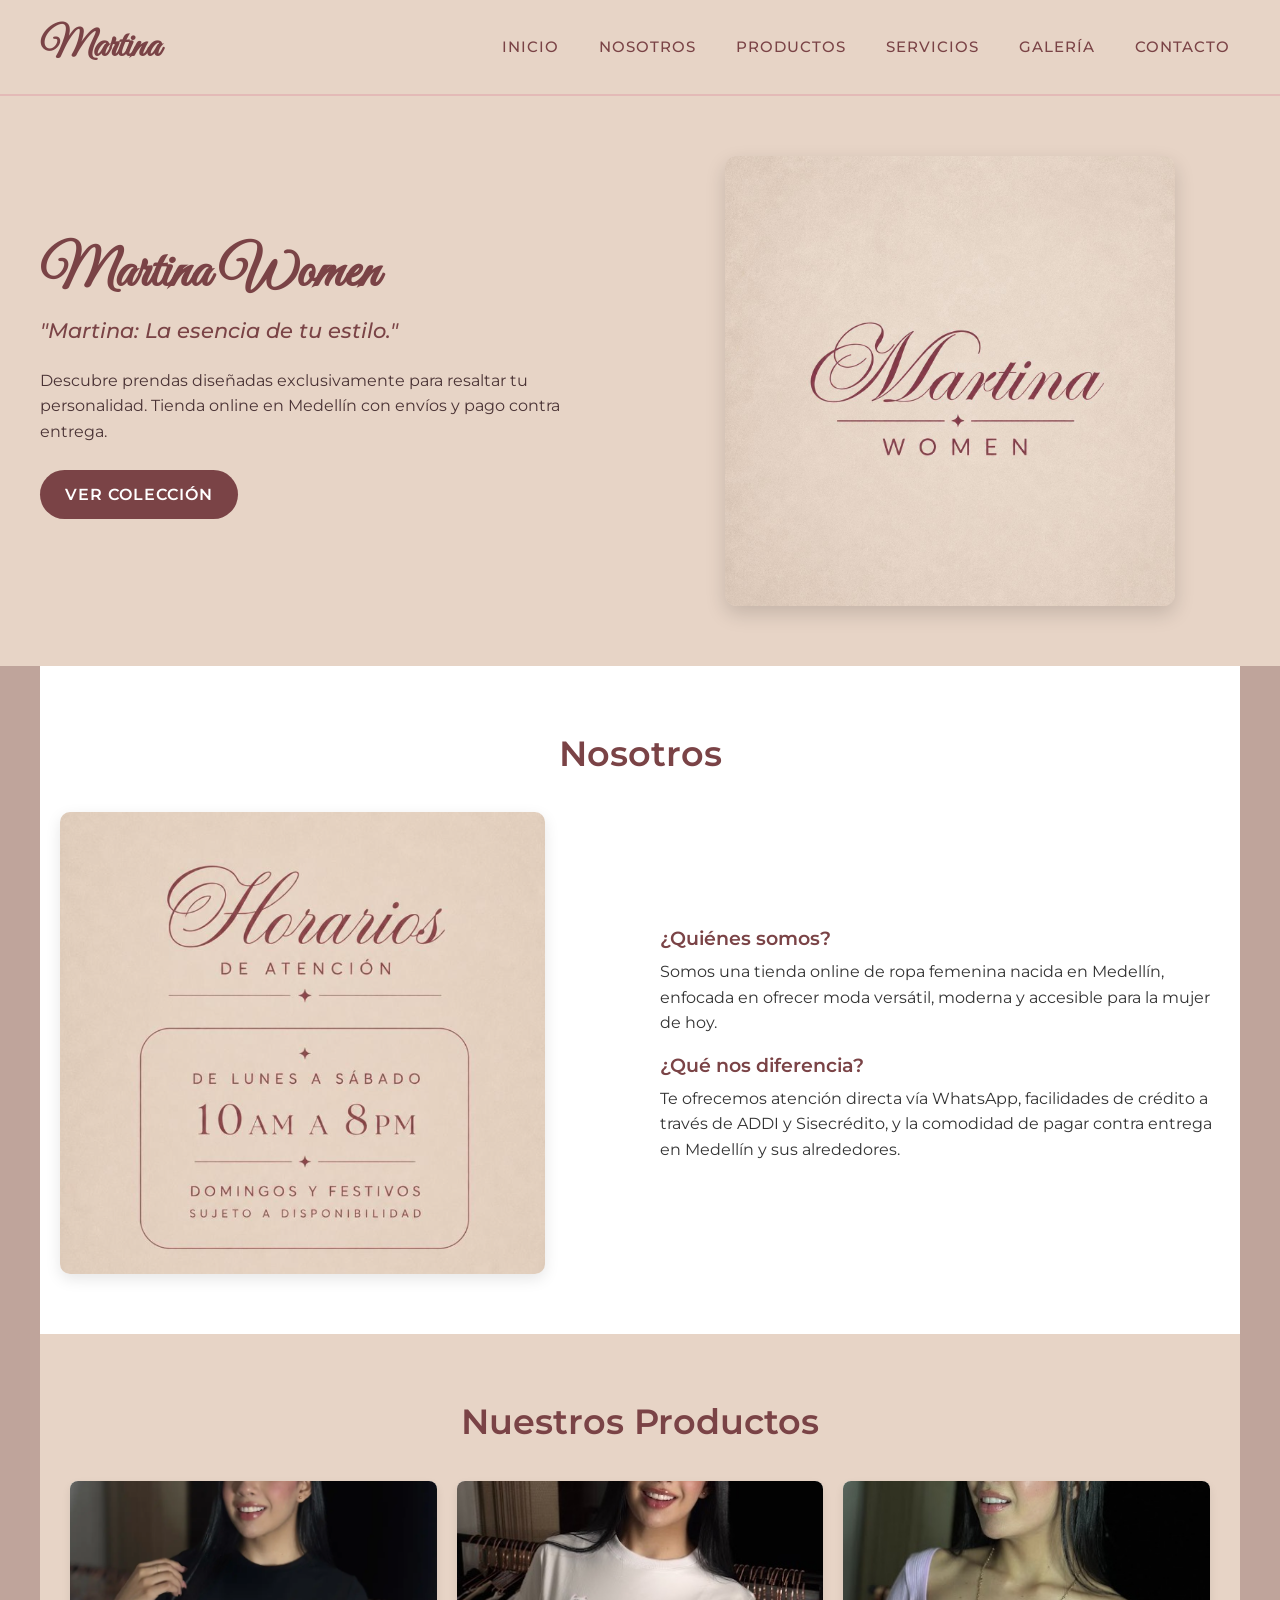
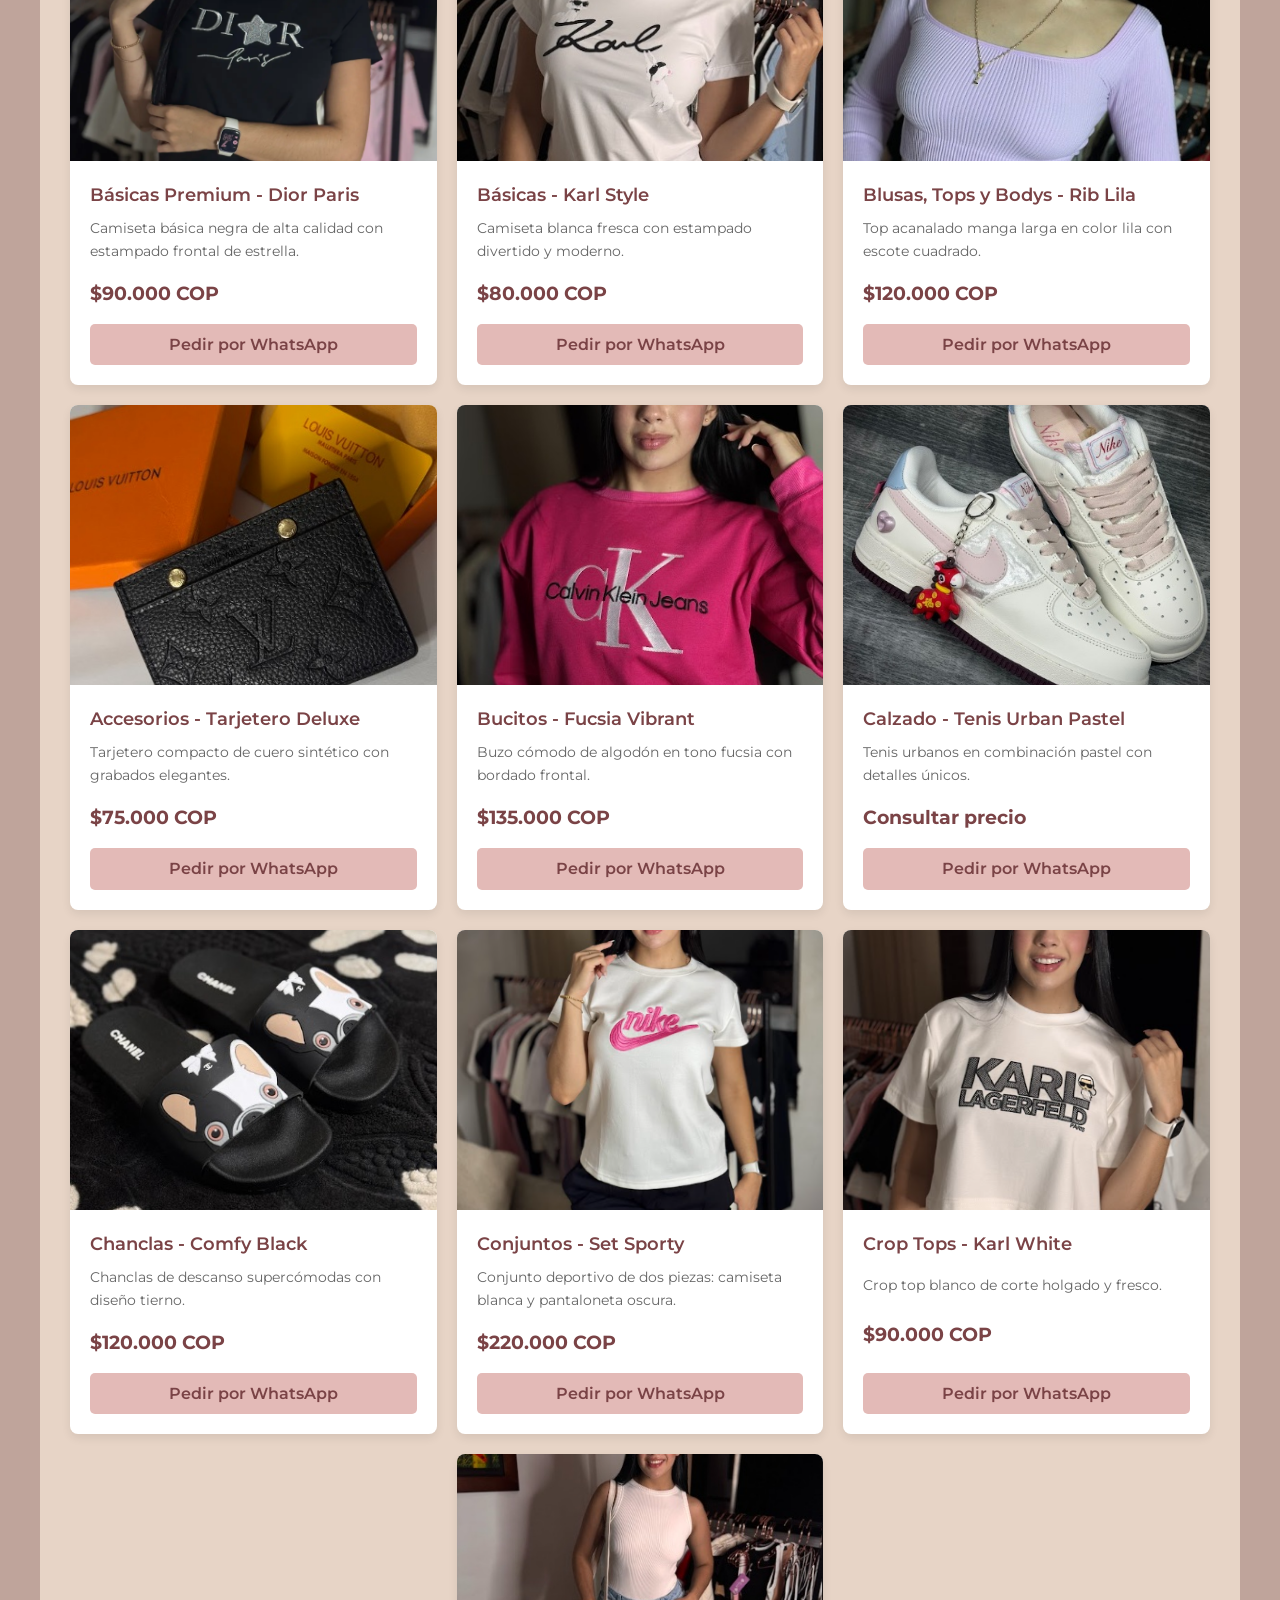
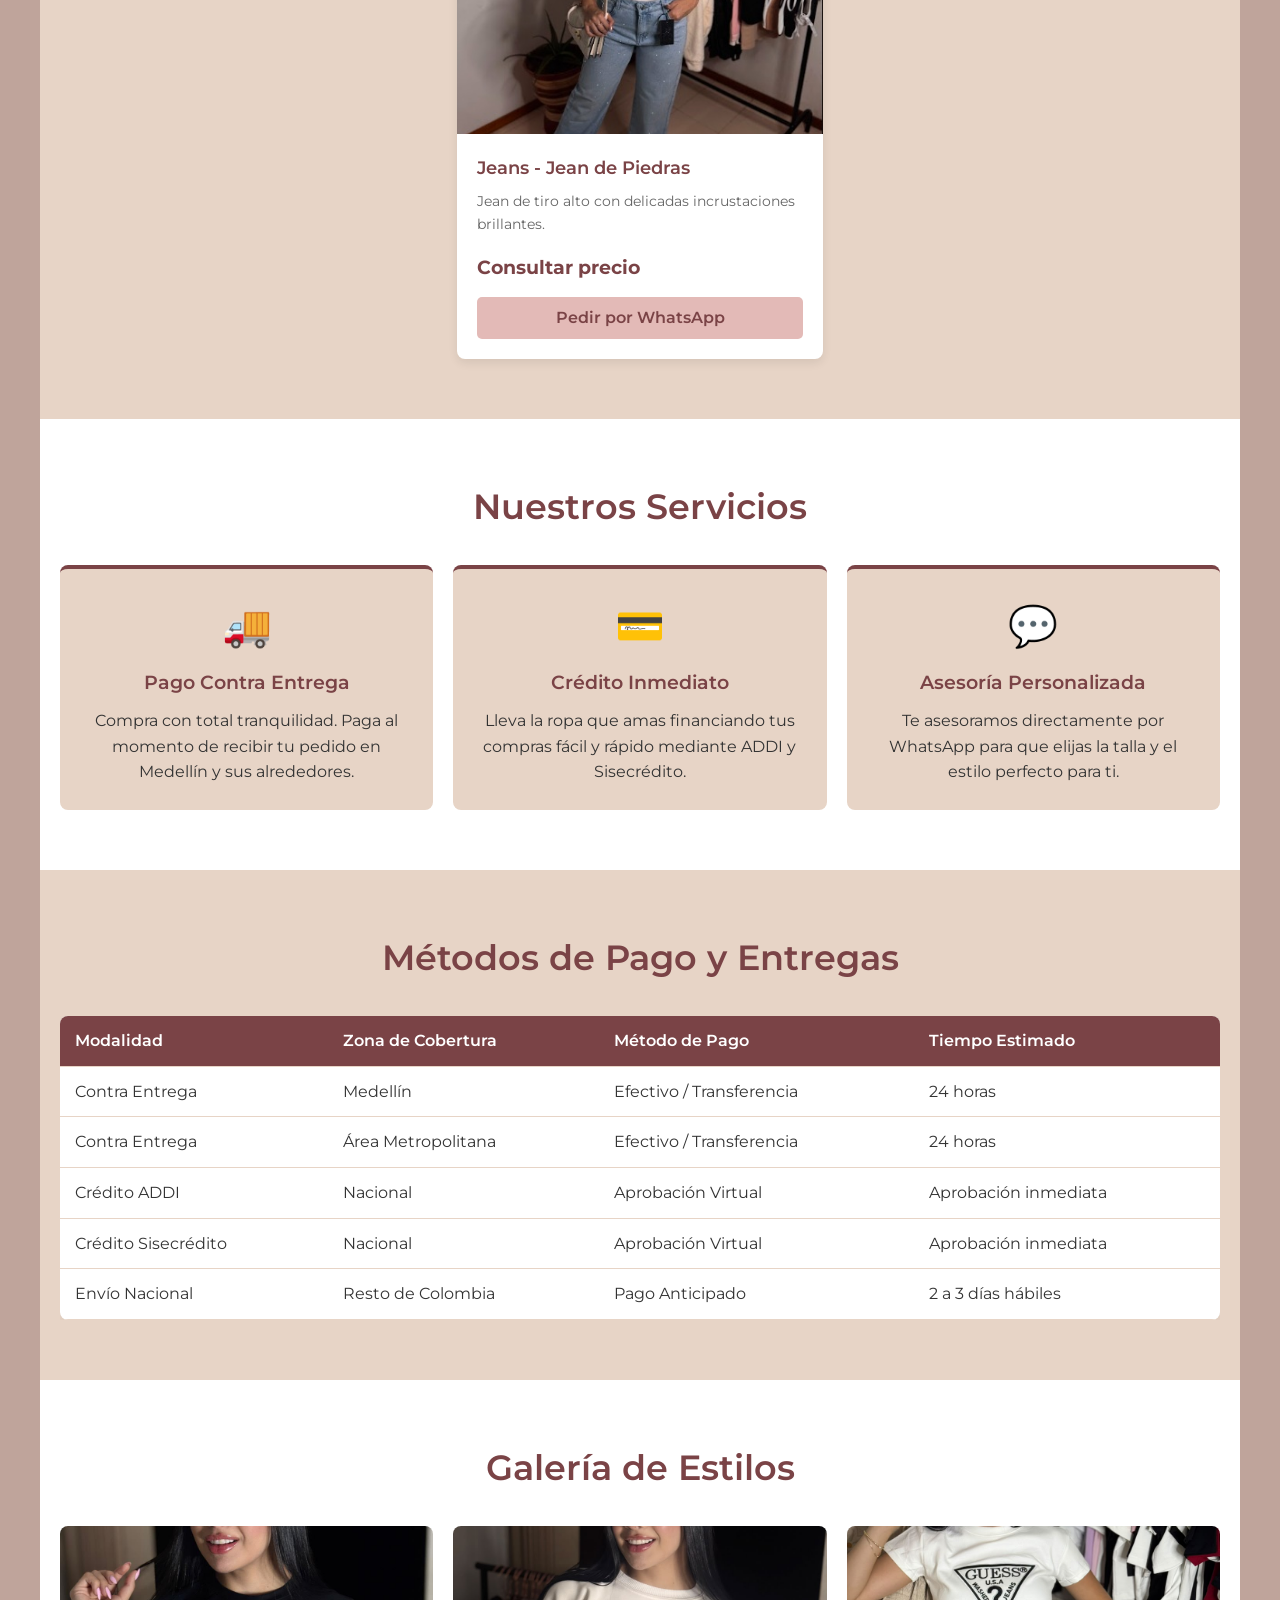
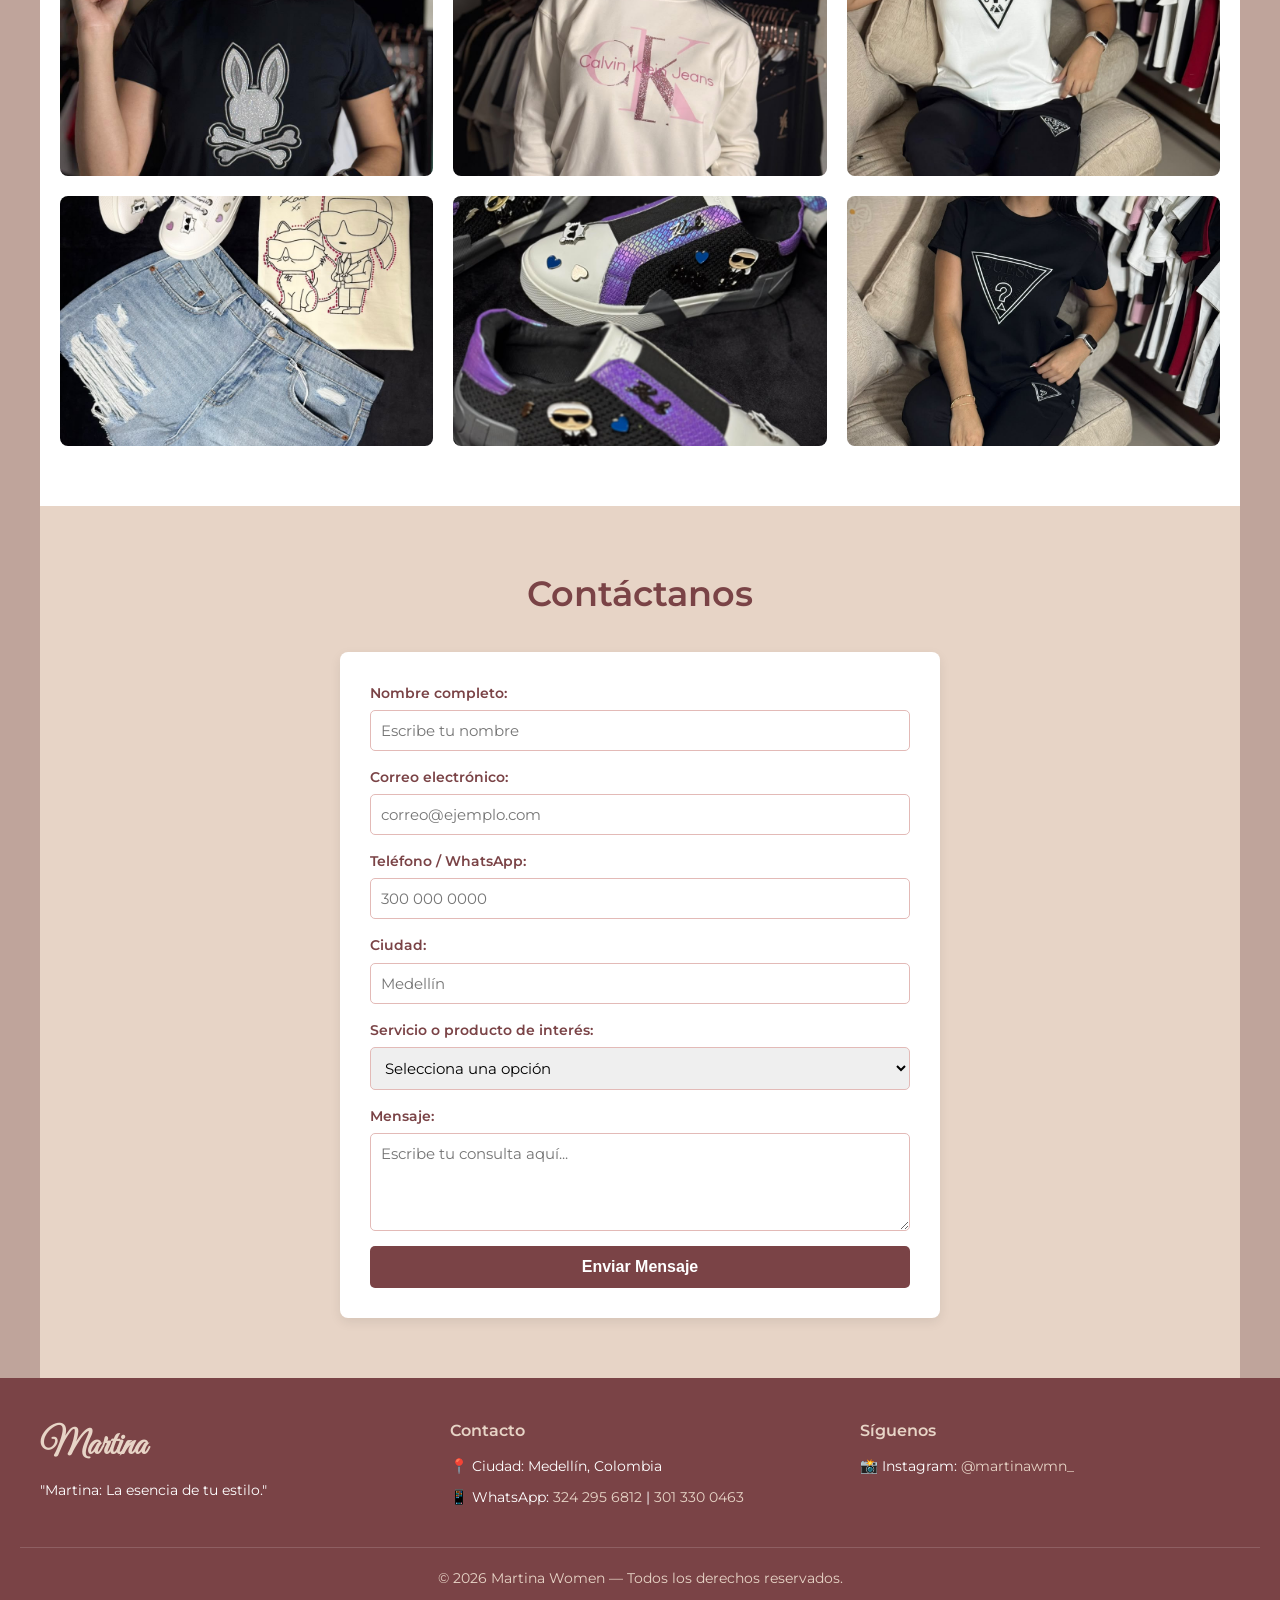
<file: index.html>
<!DOCTYPE html>
<html lang="es">
<head>
  <meta charset="UTF-8">
  <meta name="viewport" content="width=device-width, initial-scale=1.0">
  <title>Martina Women | La esencia de tu estilo</title>
  
  <!-- Tipografías de Google Fonts -->
  <link rel="preconnect" href="https://fonts.googleapis.com">
  <link rel="preconnect" href="https://fonts.gstatic.com" crossorigin>
  <link href="https://fonts.googleapis.com/css2?family=Great+Vibes&family=Montserrat:wght@300;400;500;600;700&display=swap" rel="stylesheet">
  
  <!-- Enlace al archivo CSS externo -->
  <link rel="stylesheet" href="css/estilos.css">
</head>
<body>

  <!-- 1. HEADER / ENCABEZADO -->
  <header class="encabezado">
    <div class="logo-contenedor">
      <h1 class="logo-nombre">Martina</h1>
    </div>
    <nav class="menu">
      <ul>
        <li><a href="#inicio">Inicio</a></li>
        <li><a href="#nosotros">Nosotros</a></li>
        <li><a href="#productos">Productos</a></li>
        <li><a href="#servicios">Servicios</a></li>
        <li><a href="#galeria">Galería</a></li>
        <li><a href="#contacto">Contacto</a></li>
      </ul>
    </nav>
  </header>

  <main>
    <!-- 2. HERO -->
    <section id="inicio" class="hero">
      <div class="hero-contenedor">
        <div class="hero-columna-izquierda">
          <h2 class="hero-titulo">Martina Women</h2>
          <p class="hero-eslogan">"Martina: La esencia de tu estilo."</p>
          <p class="hero-texto">Descubre prendas diseñadas exclusivamente para resaltar tu personalidad. Tienda online en Medellín con envíos y pago contra entrega.</p>
          <a href="#productos" class="btn-accion">Ver Colección</a>
        </div>
        <div class="hero-columna-derecha">
          <img src="/img/martinalogo.jpeg" alt="Camiseta Dior Paris en tono oscuro de Martina Women" class="hero-imagen">
        </div>
      </div>
    </section>

    <!-- 3. SECCIÓN NOSOTROS -->
    <section id="nosotros" class="nosotros seccion-contenedor">
      <h2 class="titulo-seccion">Nosotros</h2>
      <div class="nosotros-contenedor">
        <div class="nosotros-imagen-col">
          <img src="/img/martinahorario.JPEG.png" alt="Camiseta Karl Lagerfeld en tono claro" class="nosotros-imagen">
        </div>
        <div class="nosotros-texto-col">
          <h3>¿Quiénes somos?</h3>
          <p>Somos una tienda online de ropa femenina nacida en Medellín, enfocada en ofrecer moda versátil, moderna y accesible para la mujer de hoy.</p>
          
          <h3>¿Qué nos diferencia?</h3>
          <p>Te ofrecemos atención directa vía WhatsApp, facilidades de crédito a través de ADDI y Sisecrédito, y la comodidad de pagar contra entrega en Medellín y sus alrededores.</p>
        </div>
      </div>
    </section>

    <!-- 4. PRODUCTOS -->
    <section id="productos" class="productos seccion-contenedor">
      <h2 class="titulo-seccion">Nuestros Productos</h2>
      <div class="productos-contenedor">
        
        <!-- Producto 1 -->
        <article class="producto-tarjeta">
          <img src="/img/f3a17114-b378-43c9-9c79-8c44696624ff.png" alt="Camiseta Dior Paris" class="producto-imagen">
          <div class="producto-info">
            <h3 class="producto-nombre">Básicas Premium - Dior Paris</h3>
            <p class="producto-descripcion">Camiseta básica negra de alta calidad con estampado frontal de estrella.</p>
            <p class="producto-precio">$90.000 COP</p>
            <a href="https://wa.me/573242956812" target="_blank" class="btn-producto">Pedir por WhatsApp</a>
          </div>
        </article>

        <!-- Producto 2 -->
        <article class="producto-tarjeta">
          <img src="/img/6d1f04fb-0654-44eb-8600-205eaa3e9c79.jpg" alt="Camiseta Karl" class="producto-imagen">
          <div class="producto-info">
            <h3 class="producto-nombre">Básicas - Karl Style</h3>
            <p class="producto-descripcion">Camiseta blanca fresca con estampado divertido y moderno.</p>
            <p class="producto-precio">$80.000 COP</p>
            <a href="https://wa.me/573242956812" target="_blank" class="btn-producto">Pedir por WhatsApp</a>
          </div>
        </article>

        <!-- Producto 3 -->
        <article class="producto-tarjeta">
          <img src="/img/3ccb021f-4236-48d8-865a-f5e1297357b1.jpg" alt="Top Lila Manga Larga" class="producto-imagen">
          <div class="producto-info">
            <h3 class="producto-nombre">Blusas, Tops y Bodys - Rib Lila</h3>
            <p class="producto-descripcion">Top acanalado manga larga en color lila con escote cuadrado.</p>
            <p class="producto-precio">$120.000 COP</p>
            <a href="https://wa.me/573242956812" target="_blank" class="btn-producto">Pedir por WhatsApp</a>
          </div>
        </article>

        <!-- Producto 4 -->
        <article class="producto-tarjeta">
          <img src="/img/c3fb5cc4-e28e-4def-8354-497d385a28d2.jpg" alt="Tarjetero de cuero" class="producto-imagen">
          <div class="producto-info">
            <h3 class="producto-nombre">Accesorios - Tarjetero Deluxe</h3>
            <p class="producto-descripcion">Tarjetero compacto de cuero sintético con grabados elegantes.</p>
            <p class="producto-precio">$75.000 COP</p>
            <a href="https://wa.me/573242956812" target="_blank" class="btn-producto">Pedir por WhatsApp</a>
          </div>
        </article>

        <!-- Producto 5 -->
        <article class="producto-tarjeta">
          <img src="/img/fc1668e2-7fc6-48ec-b3d3-e4e30e4d80c4.jpg" alt="Buzo Fucsia CK" class="producto-imagen">
          <div class="producto-info">
            <h3 class="producto-nombre">Bucitos - Fucsia Vibrant</h3>
            <p class="producto-descripcion">Buzo cómodo de algodón en tono fucsia con bordado frontal.</p>
            <p class="producto-precio">$135.000 COP</p>
            <a href="https://wa.me/573242956812" target="_blank" class="btn-producto">Pedir por WhatsApp</a>
          </div>
        </article>

        <!-- Producto 6 -->
        <article class="producto-tarjeta">
          <img src="/img/2307f2d0-45e5-4ce0-9a8f-36b21aeaec38.jpg" alt="Tenis Blancos y Rosados" class="producto-imagen">
          <div class="producto-info">
            <h3 class="producto-nombre">Calzado - Tenis Urban Pastel</h3>
            <p class="producto-descripcion">Tenis urbanos en combinación pastel con detalles únicos.</p>
            <p class="producto-precio">Consultar precio</p>
            <a href="https://wa.me/573242956812" target="_blank" class="btn-producto">Pedir por WhatsApp</a>
          </div>
        </article>

        <!-- Producto 7 -->
        <article class="producto-tarjeta">
          <img src="/img/f3eee730-59e7-41ca-a47b-38bca5650e74.jpg" alt="Chanclas Negras" class="producto-imagen">
          <div class="producto-info">
            <h3 class="producto-nombre">Chanclas - Comfy Black</h3>
            <p class="producto-descripcion">Chanclas de descanso supercómodas con diseño tierno.</p>
            <p class="producto-precio">$120.000 COP</p>
            <a href="https://wa.me/573242956812" target="_blank" class="btn-producto">Pedir por WhatsApp</a>
          </div>
        </article>

        <!-- Producto 8 -->
        <article class="producto-tarjeta">
          <img src="/img/36deca6f-20dd-40a2-8a92-3d2e05635058.png" alt="Conjunto Deportivo Nike" class="producto-imagen">
          <div class="producto-info">
            <h3 class="producto-nombre">Conjuntos - Set Sporty</h3>
            <p class="producto-descripcion">Conjunto deportivo de dos piezas: camiseta blanca y pantaloneta oscura.</p>
            <p class="producto-precio">$220.000 COP</p>
            <a href="https://wa.me/573242956812" target="_blank" class="btn-producto">Pedir por WhatsApp</a>
          </div>
        </article>

        <!-- Producto 9 -->
        <article class="producto-tarjeta">
          <img src="/img/a472b282-debc-4c0c-b5e1-be1961822acd.png" alt="Crop Top Karl" class="producto-imagen">
          <div class="producto-info">
            <h3 class="producto-nombre">Crop Tops - Karl White</h3>
            <p class="producto-descripcion">Crop top blanco de corte holgado y fresco.</p>
            <p class="producto-precio">$90.000 COP</p>
            <a href="https://wa.me/573242956812" target="_blank" class="btn-producto">Pedir por WhatsApp</a>
          </div>
        </article>

        <!-- Producto 10 -->
        <article class="producto-tarjeta">
          <img src="/img/ed76368f-615f-4600-803f-2df1c413c925.jpg" alt="Jean con piedras de Martina Women" class="producto-imagen">
          <div class="producto-info">
            <h3 class="producto-nombre">Jeans - Jean de Piedras</h3>
            <p class="producto-descripcion">Jean de tiro alto con delicadas incrustaciones brillantes.</p>
            <p class="producto-precio">Consultar precio</p>
            <a href="https://wa.me/573242956812" target="_blank" class="btn-producto">Pedir por WhatsApp</a>
          </div>
        </article>

      </div>
    </section>

    <!-- 5. BENEFICIOS Y SERVICIOS -->
    <section id="servicios" class="beneficios seccion-contenedor">
      <h2 class="titulo-seccion">Nuestros Servicios</h2>
      <div class="beneficios-contenedor">
        <div class="beneficio-tarjeta">
          <div class="beneficio-icono">🚚</div>
          <h3 class="beneficio-titulo">Pago Contra Entrega</h3>
          <p>Compra con total tranquilidad. Paga al momento de recibir tu pedido en Medellín y sus alrededores.</p>
        </div>

        <div class="beneficio-tarjeta">
          <div class="beneficio-icono">💳</div>
          <h3 class="beneficio-titulo">Crédito Inmediato</h3>
          <p>Lleva la ropa que amas financiando tus compras fácil y rápido mediante ADDI y Sisecrédito.</p>
        </div>

        <div class="beneficio-tarjeta">
          <div class="beneficio-icono">💬</div>
          <h3 class="beneficio-titulo">Asesoría Personalizada</h3>
          <p>Te asesoramos directamente por WhatsApp para que elijas la talla y el estilo perfecto para ti.</p>
        </div>
      </div>
    </section>

    <!-- 6. TABLA -->
    <section class="tabla-seccion seccion-contenedor">
      <h2 class="titulo-seccion">Métodos de Pago y Entregas</h2>
      <div class="tabla-contenedor">
        <table>
          <thead>
            <tr>
              <th>Modalidad</th>
              <th>Zona de Cobertura</th>
              <th>Método de Pago</th>
              <th>Tiempo Estimado</th>
            </tr>
          </thead>
          <tbody>
            <tr>
              <td>Contra Entrega</td>
              <td>Medellín</td>
              <td>Efectivo / Transferencia</td>
              <td>24 horas</td>
            </tr>
            <tr>
              <td>Contra Entrega</td>
              <td>Área Metropolitana</td>
              <td>Efectivo / Transferencia</td>
              <td>24 horas</td>
            </tr>
            <tr>
              <td>Crédito ADDI</td>
              <td>Nacional</td>
              <td>Aprobación Virtual</td>
              <td>Aprobación inmediata</td>
            </tr>
            <tr>
              <td>Crédito Sisecrédito</td>
              <td>Nacional</td>
              <td>Aprobación Virtual</td>
              <td>Aprobación inmediata</td>
            </tr>
            <tr>
              <td>Envío Nacional</td>
              <td>Resto de Colombia</td>
              <td>Pago Anticipado</td>
              <td>2 a 3 días hábiles</td>
            </tr>
          </tbody>
        </table>
      </div>
    </section>

    <!-- 7. GALERÍA -->
    <section id="galeria" class="galeria seccion-contenedor">
      <h2 class="titulo-seccion">Galería de Estilos</h2>
      <div class="galeria-contenedor">
        <div class="galeria-item"><img src="/img/martina1.jpeg" alt="Look informal con camiseta negra" class="galeria-imagen"></div>
        <div class="galeria-item"><img src="/img/martina2.jpeg" alt="Look casual camiseta blanca" class="galeria-imagen"></div>
        <div class="galeria-item"><img src="/img/martina3.jpeg" alt="Top lila para outfits modernos" class="galeria-imagen"></div>
        <div class="galeria-item"><img src="/img/martina4.jpeg" alt="Buzo fucsia juvenil" class="galeria-imagen"></div>
        <div class="galeria-item"><img src="/img/martina5.jpeg" alt="Set deportivo cómodo" class="galeria-imagen"></div>
        <div class="galeria-item"><img src="/img/martina6.jpeg" alt="Outfit completo con jean decorado" class="galeria-imagen"></div>
      </div>
    </section>

    <!-- 8. FORMULARIO DE CONTACTO -->
    <section id="contacto" class="contacto seccion-contenedor">
      <h2 class="titulo-seccion">Contáctanos</h2>
      <form class="form-contacto" action="#" method="post">
        
        <div class="grupo-campo">
          <label for="nombre">Nombre completo:</label>
          <input type="text" id="nombre" name="nombre" placeholder="Escribe tu nombre" required>
        </div>

        <div class="grupo-campo">
          <label for="correo">Correo electrónico:</label>
          <input type="email" id="correo" name="correo" placeholder="correo@ejemplo.com" required>
        </div>

        <div class="grupo-campo">
          <label for="telefono">Teléfono / WhatsApp:</label>
          <input type="tel" id="telefono" name="telefono" placeholder="300 000 0000" required>
        </div>

        <div class="grupo-campo">
          <label for="ciudad">Ciudad:</label>
          <input type="text" id="ciudad" name="ciudad" placeholder="Medellín" required>
        </div>

        <div class="grupo-campo">
          <label for="servicio">Servicio o producto de interés:</label>
          <select id="servicio" name="servicio" required>
            <option value="">Selecciona una opción</option>
            <option value="basicas">Básicas / Básicas Premium</option>
            <option value="tops">Blusas, tops y bodys</option>
            <option value="jeans">Jeans</option>
            <option value="calzado">Calzado y chanclas</option>
            <option value="credito">Consulta sobre crédito (ADDI / Sisecrédito)</option>
          </select>
        </div>

        <div class="grupo-campo">
          <label for="mensaje">Mensaje:</label>
          <textarea id="mensaje" name="mensaje" rows="4" placeholder="Escribe tu consulta aquí..." required></textarea>
        </div>

        <button type="submit" class="btn-enviar">Enviar Mensaje</button>
      </form>
    </section>
  </main>

  <!-- 9. FOOTER -->
  <footer class="pie-pagina">
    <div class="footer-contenedor">
      <div class="footer-columna">
        <h3 class="footer-logo">Martina</h3>
        <p>"Martina: La esencia de tu estilo."</p>
      </div>

      <div class="footer-columna">
        <h4>Contacto</h4>
        <p>📍 Ciudad: Medellín, Colombia</p>
        <p>📱 WhatsApp: <a href="https://wa.me/573242956812" target="_blank">324 295 6812</a> | <a href="https://wa.me/573013300463" target="_blank">301 330 0463</a></p>
        
      </div>

      <div class="footer-columna">
        <h4>Síguenos</h4>
        <p>📸 Instagram: <a href="https://www.instagram.com/martinawmn_/" target="_blank">@martinawmn_</a></p>
      </div>
    </div>

    <div class="footer-derechos">
      <p>&copy; 2026 Martina Women — Todos los derechos reservados.</p>
    </div>
  </footer>

</body>
</html>
</file>
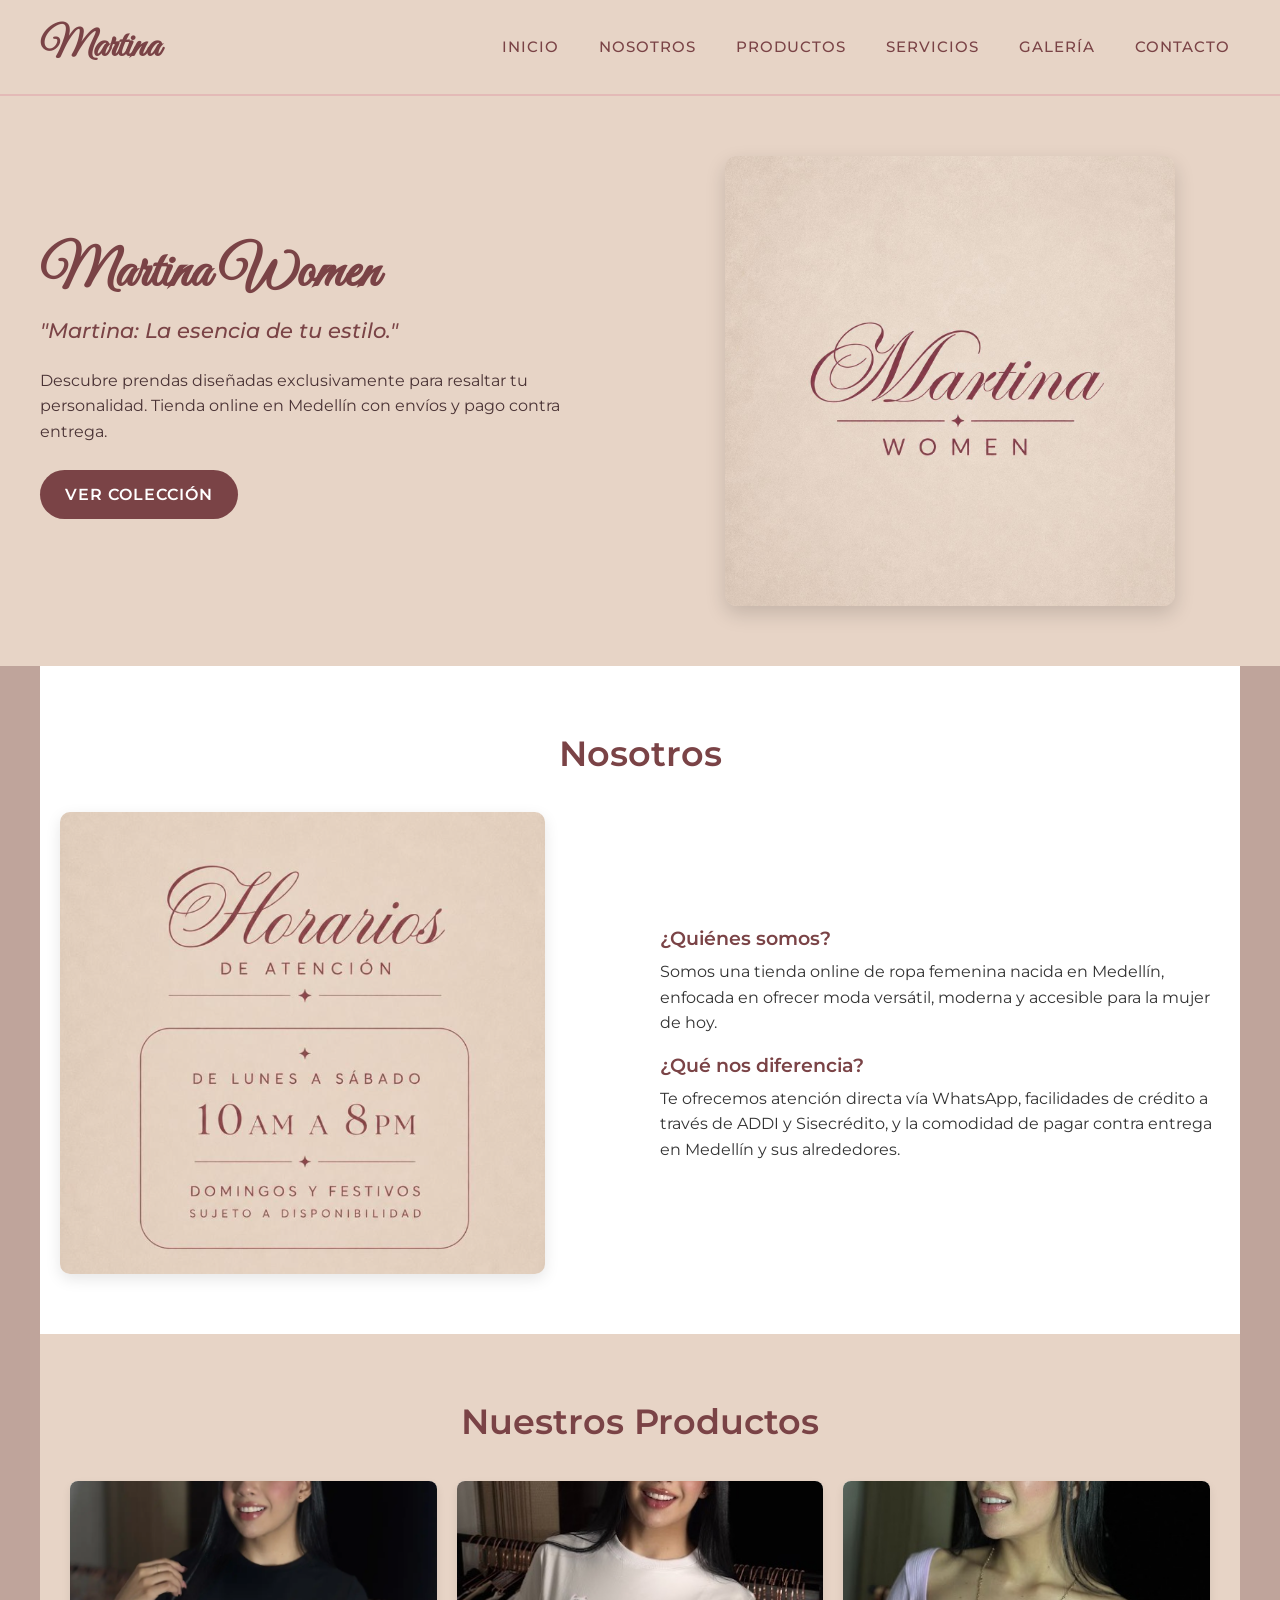
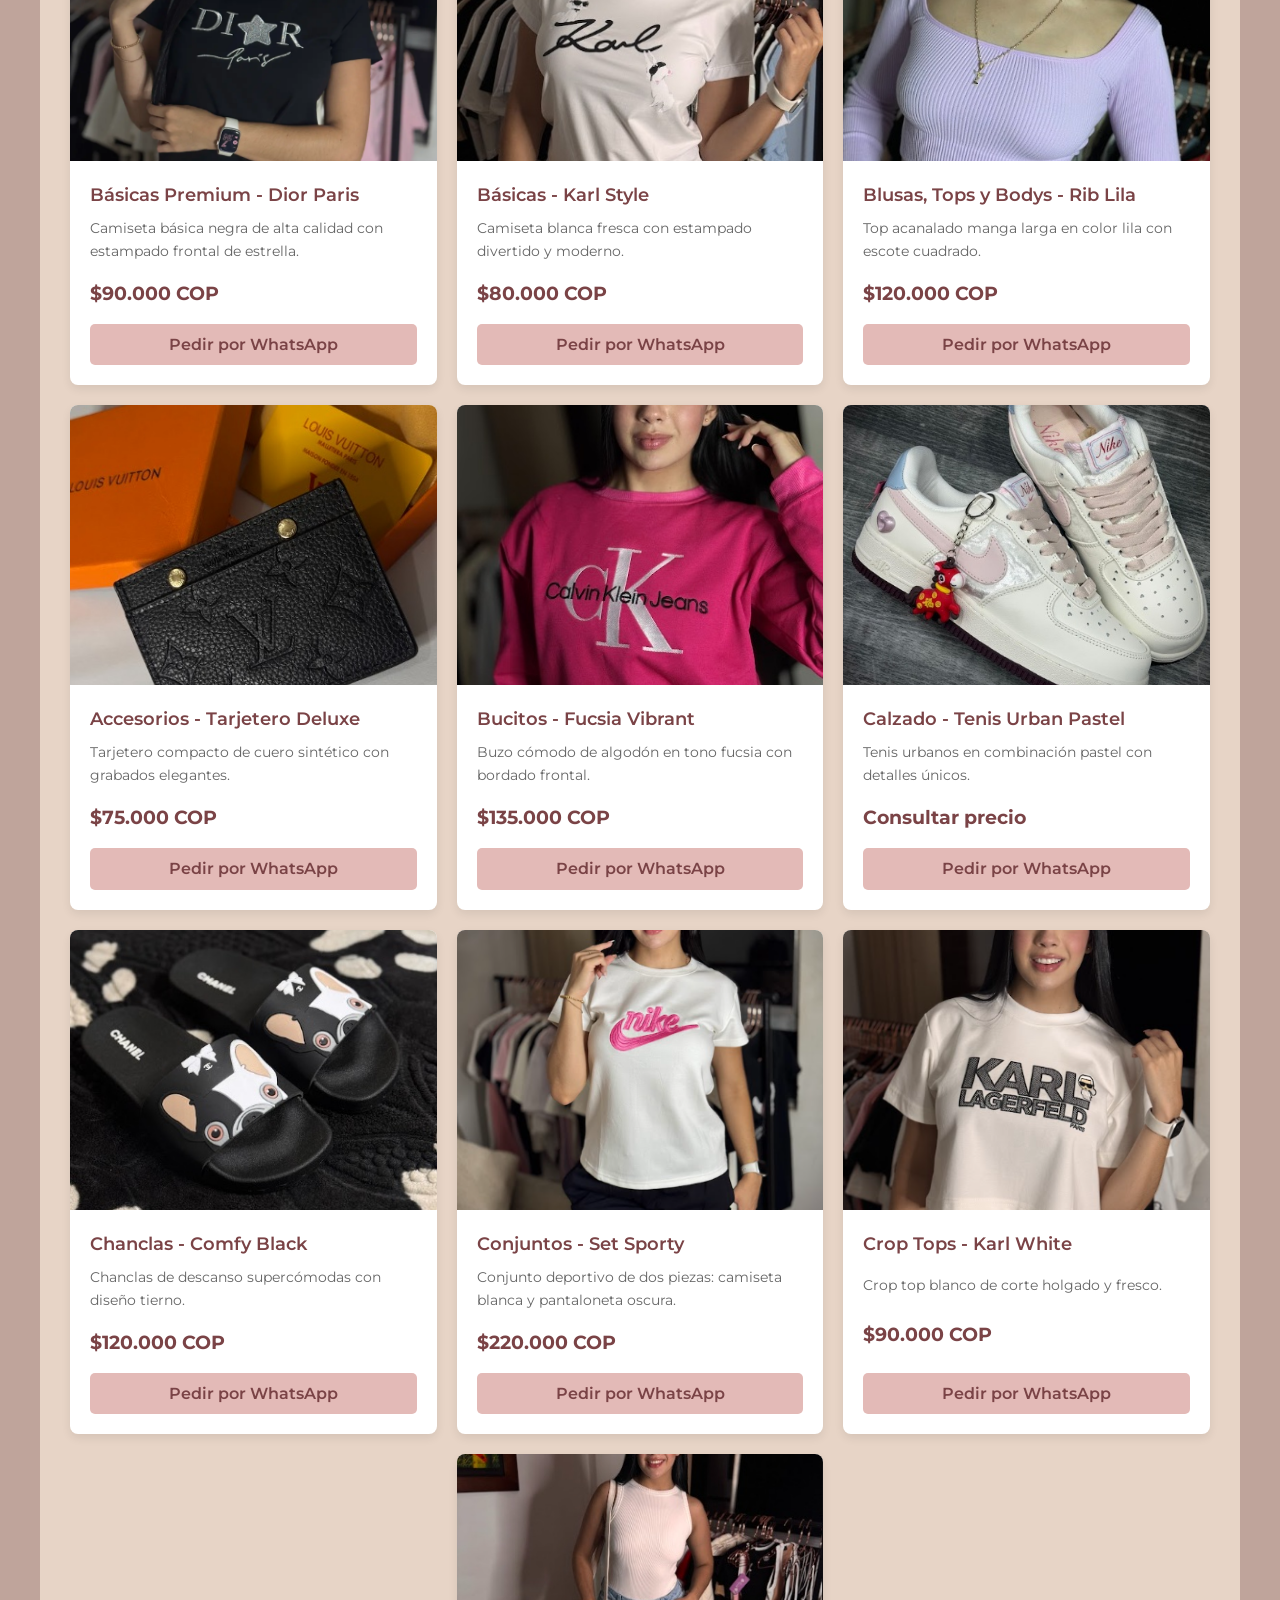
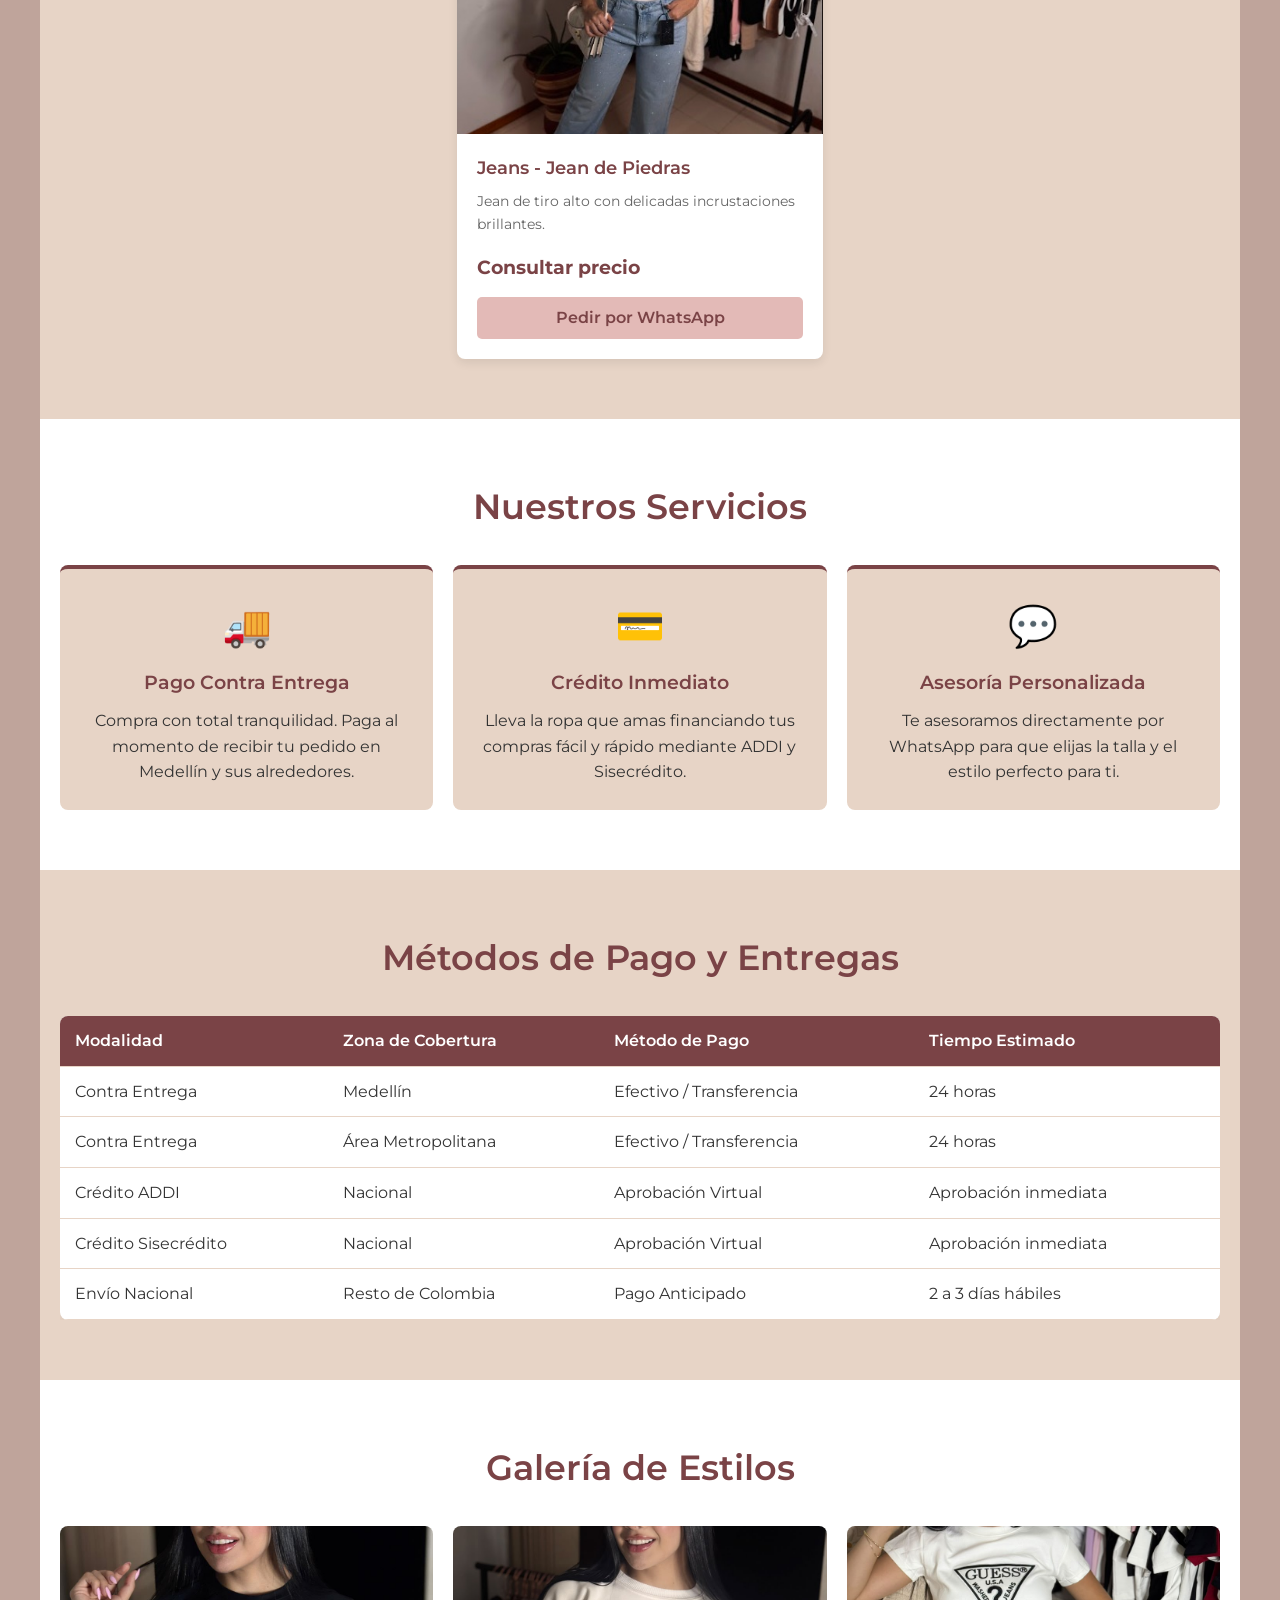
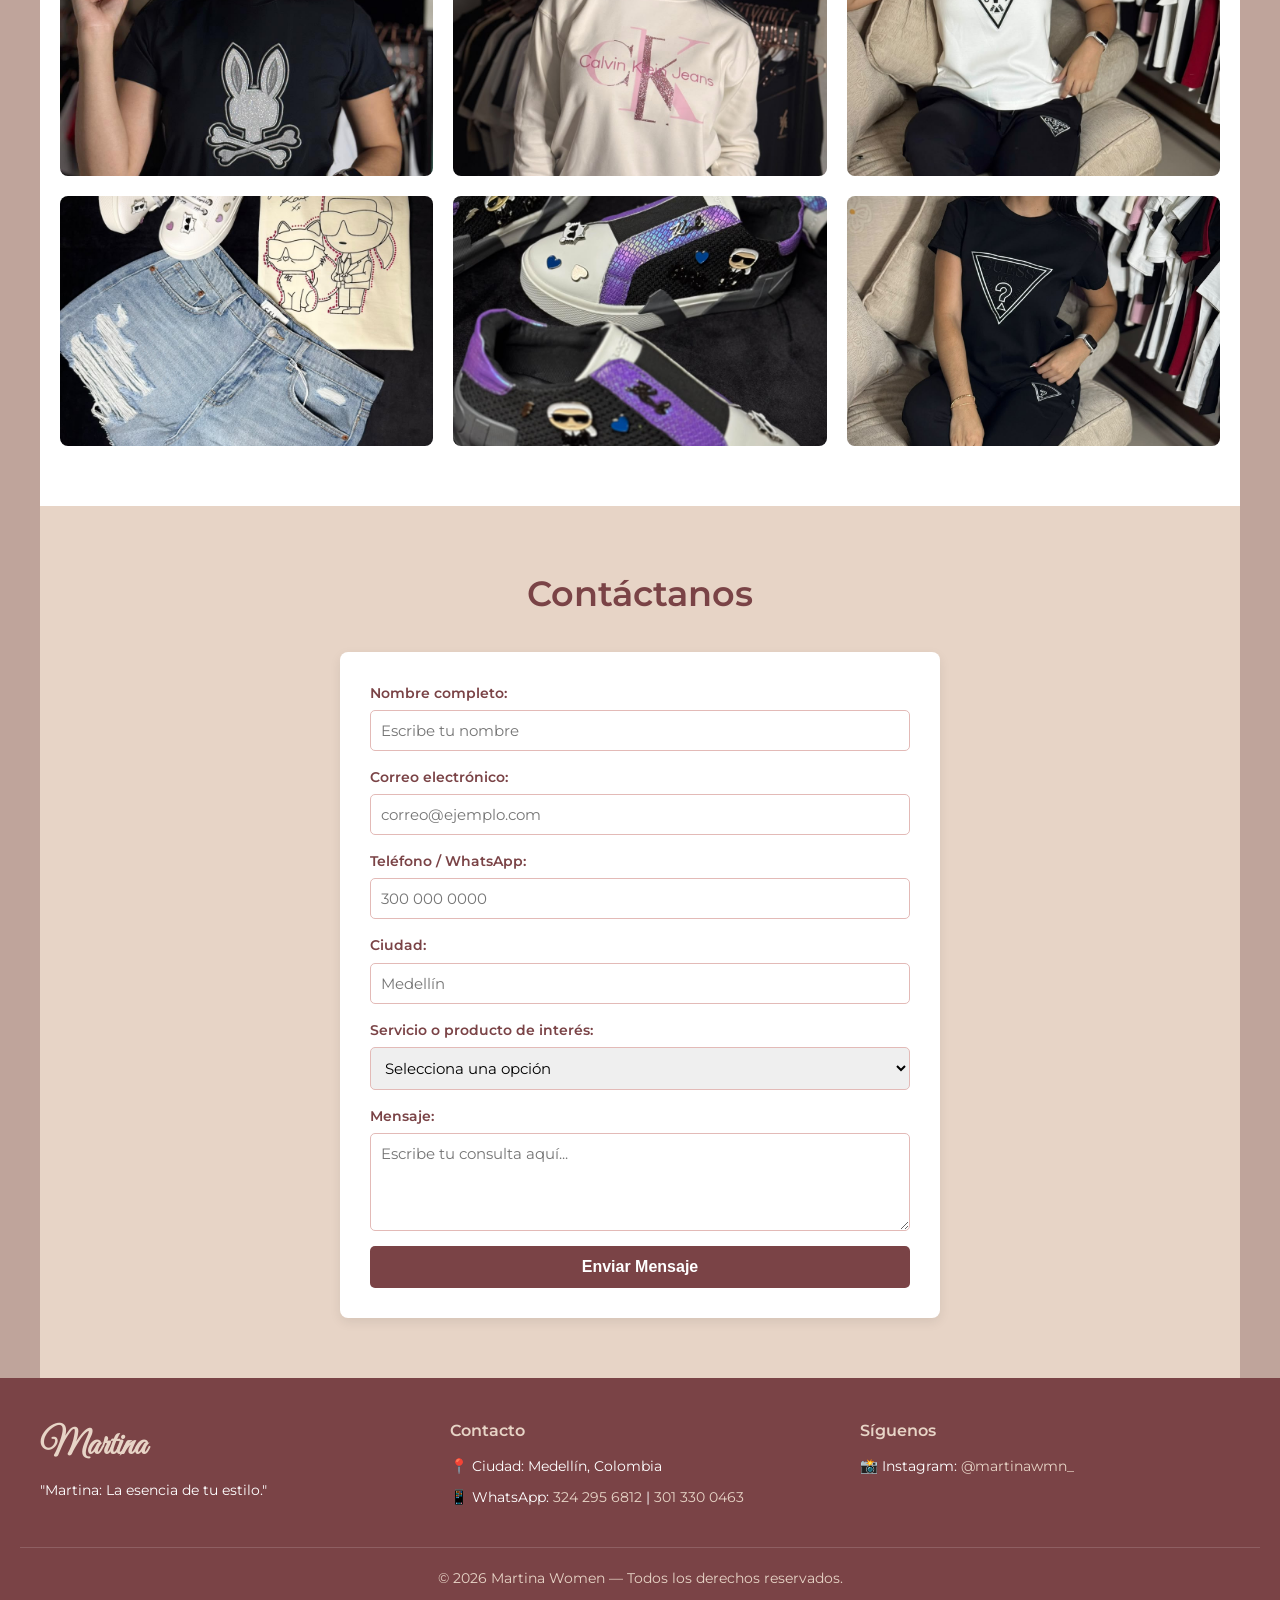
<file: css/index.html>
<!DOCTYPE html>
<html lang="es">
<head>
  <meta charset="UTF-8">
  <meta name="viewport" content="width=device-width, initial-scale=1.0">
  <title>Martina Women | La esencia de tu estilo</title>
  
  <!-- Tipografías de Google Fonts -->
  <link rel="preconnect" href="https://fonts.googleapis.com">
  <link rel="preconnect" href="https://fonts.gstatic.com" crossorigin>
  <link href="https://fonts.googleapis.com/css2?family=Great+Vibes&family=Montserrat:wght@300;400;500;600;700&display=swap" rel="stylesheet">
  
  <!-- Enlace al archivo CSS externo -->
  <link rel="stylesheet" href="estilos.css">
</head>
<body>

  <!-- 1. HEADER / ENCABEZADO -->
  <header class="encabezado">
    <div class="logo-contenedor">
      <h1 class="logo-nombre">Martina</h1>
    </div>
    <nav class="menu">
      <ul>
        <li><a href="#inicio">Inicio</a></li>
        <li><a href="#nosotros">Nosotros</a></li>
        <li><a href="#productos">Productos</a></li>
        <li><a href="#servicios">Servicios</a></li>
        <li><a href="#galeria">Galería</a></li>
        <li><a href="#contacto">Contacto</a></li>
      </ul>
    </nav>
  </header>

  <main>
    <!-- 2. HERO -->
    <section id="inicio" class="hero">
      <div class="hero-contenedor">
        <div class="hero-columna-izquierda">
          <h2 class="hero-titulo">Martina Women</h2>
          <p class="hero-eslogan">"Martina: La esencia de tu estilo."</p>
          <p class="hero-texto">Descubre prendas diseñadas exclusivamente para resaltar tu personalidad. Tienda online en Medellín con envíos y pago contra entrega.</p>
          <a href="#productos" class="btn-accion">Ver Colección</a>
        </div>
        <div class="hero-columna-derecha">
          <img src="/img/martinalogo.jpeg" alt="Camiseta Dior Paris en tono oscuro de Martina Women" class="hero-imagen">
        </div>
      </div>
    </section>

    <!-- 3. SECCIÓN NOSOTROS -->
    <section id="nosotros" class="nosotros seccion-contenedor">
      <h2 class="titulo-seccion">Nosotros</h2>
      <div class="nosotros-contenedor">
        <div class="nosotros-imagen-col">
          <img src="/img/martinahorario.JPEG.png" alt="Camiseta Karl Lagerfeld en tono claro" class="nosotros-imagen">
        </div>
        <div class="nosotros-texto-col">
          <h3>¿Quiénes somos?</h3>
          <p>Somos una tienda online de ropa femenina nacida en Medellín, enfocada en ofrecer moda versátil, moderna y accesible para la mujer de hoy.</p>
          
          <h3>¿Qué nos diferencia?</h3>
          <p>Te ofrecemos atención directa vía WhatsApp, facilidades de crédito a través de ADDI y Sisecrédito, y la comodidad de pagar contra entrega en Medellín y sus alrededores.</p>
        </div>
      </div>
    </section>

    <!-- 4. PRODUCTOS -->
    <section id="productos" class="productos seccion-contenedor">
      <h2 class="titulo-seccion">Nuestros Productos</h2>
      <div class="productos-contenedor">
        
        <!-- Producto 1 -->
        <article class="producto-tarjeta">
          <img src="/img/f3a17114-b378-43c9-9c79-8c44696624ff.png" alt="Camiseta Dior Paris" class="producto-imagen">
          <div class="producto-info">
            <h3 class="producto-nombre">Básicas Premium - Dior Paris</h3>
            <p class="producto-descripcion">Camiseta básica negra de alta calidad con estampado frontal de estrella.</p>
            <p class="producto-precio">$90.000 COP</p>
            <a href="https://wa.me/573242956812" target="_blank" class="btn-producto">Pedir por WhatsApp</a>
          </div>
        </article>

        <!-- Producto 2 -->
        <article class="producto-tarjeta">
          <img src="/img/6d1f04fb-0654-44eb-8600-205eaa3e9c79.jpg" alt="Camiseta Karl" class="producto-imagen">
          <div class="producto-info">
            <h3 class="producto-nombre">Básicas - Karl Style</h3>
            <p class="producto-descripcion">Camiseta blanca fresca con estampado divertido y moderno.</p>
            <p class="producto-precio">$80.000 COP</p>
            <a href="https://wa.me/573242956812" target="_blank" class="btn-producto">Pedir por WhatsApp</a>
          </div>
        </article>

        <!-- Producto 3 -->
        <article class="producto-tarjeta">
          <img src="/img/3ccb021f-4236-48d8-865a-f5e1297357b1.jpg" alt="Top Lila Manga Larga" class="producto-imagen">
          <div class="producto-info">
            <h3 class="producto-nombre">Blusas, Tops y Bodys - Rib Lila</h3>
            <p class="producto-descripcion">Top acanalado manga larga en color lila con escote cuadrado.</p>
            <p class="producto-precio">$120.000 COP</p>
            <a href="https://wa.me/573242956812" target="_blank" class="btn-producto">Pedir por WhatsApp</a>
          </div>
        </article>

        <!-- Producto 4 -->
        <article class="producto-tarjeta">
          <img src="/img/c3fb5cc4-e28e-4def-8354-497d385a28d2.jpg" alt="Tarjetero de cuero" class="producto-imagen">
          <div class="producto-info">
            <h3 class="producto-nombre">Accesorios - Tarjetero Deluxe</h3>
            <p class="producto-descripcion">Tarjetero compacto de cuero sintético con grabados elegantes.</p>
            <p class="producto-precio">$75.000 COP</p>
            <a href="https://wa.me/573242956812" target="_blank" class="btn-producto">Pedir por WhatsApp</a>
          </div>
        </article>

        <!-- Producto 5 -->
        <article class="producto-tarjeta">
          <img src="/img/fc1668e2-7fc6-48ec-b3d3-e4e30e4d80c4.jpg" alt="Buzo Fucsia CK" class="producto-imagen">
          <div class="producto-info">
            <h3 class="producto-nombre">Bucitos - Fucsia Vibrant</h3>
            <p class="producto-descripcion">Buzo cómodo de algodón en tono fucsia con bordado frontal.</p>
            <p class="producto-precio">$135.000 COP</p>
            <a href="https://wa.me/573242956812" target="_blank" class="btn-producto">Pedir por WhatsApp</a>
          </div>
        </article>

        <!-- Producto 6 -->
        <article class="producto-tarjeta">
          <img src="/img/2307f2d0-45e5-4ce0-9a8f-36b21aeaec38.jpg" alt="Tenis Blancos y Rosados" class="producto-imagen">
          <div class="producto-info">
            <h3 class="producto-nombre">Calzado - Tenis Urban Pastel</h3>
            <p class="producto-descripcion">Tenis urbanos en combinación pastel con detalles únicos.</p>
            <p class="producto-precio">Consultar precio</p>
            <a href="https://wa.me/573242956812" target="_blank" class="btn-producto">Pedir por WhatsApp</a>
          </div>
        </article>

        <!-- Producto 7 -->
        <article class="producto-tarjeta">
          <img src="/img/f3eee730-59e7-41ca-a47b-38bca5650e74.jpg" alt="Chanclas Negras" class="producto-imagen">
          <div class="producto-info">
            <h3 class="producto-nombre">Chanclas - Comfy Black</h3>
            <p class="producto-descripcion">Chanclas de descanso supercómodas con diseño tierno.</p>
            <p class="producto-precio">$120.000 COP</p>
            <a href="https://wa.me/573242956812" target="_blank" class="btn-producto">Pedir por WhatsApp</a>
          </div>
        </article>

        <!-- Producto 8 -->
        <article class="producto-tarjeta">
          <img src="/img/36deca6f-20dd-40a2-8a92-3d2e05635058.png" alt="Conjunto Deportivo Nike" class="producto-imagen">
          <div class="producto-info">
            <h3 class="producto-nombre">Conjuntos - Set Sporty</h3>
            <p class="producto-descripcion">Conjunto deportivo de dos piezas: camiseta blanca y pantaloneta oscura.</p>
            <p class="producto-precio">$220.000 COP</p>
            <a href="https://wa.me/573242956812" target="_blank" class="btn-producto">Pedir por WhatsApp</a>
          </div>
        </article>

        <!-- Producto 9 -->
        <article class="producto-tarjeta">
          <img src="/img/a472b282-debc-4c0c-b5e1-be1961822acd.png" alt="Crop Top Karl" class="producto-imagen">
          <div class="producto-info">
            <h3 class="producto-nombre">Crop Tops - Karl White</h3>
            <p class="producto-descripcion">Crop top blanco de corte holgado y fresco.</p>
            <p class="producto-precio">$90.000 COP</p>
            <a href="https://wa.me/573242956812" target="_blank" class="btn-producto">Pedir por WhatsApp</a>
          </div>
        </article>

        <!-- Producto 10 -->
        <article class="producto-tarjeta">
          <img src="/img/ed76368f-615f-4600-803f-2df1c413c925.jpg" alt="Jean con piedras de Martina Women" class="producto-imagen">
          <div class="producto-info">
            <h3 class="producto-nombre">Jeans - Jean de Piedras</h3>
            <p class="producto-descripcion">Jean de tiro alto con delicadas incrustaciones brillantes.</p>
            <p class="producto-precio">Consultar precio</p>
            <a href="https://wa.me/573242956812" target="_blank" class="btn-producto">Pedir por WhatsApp</a>
          </div>
        </article>

      </div>
    </section>

    <!-- 5. BENEFICIOS Y SERVICIOS -->
    <section id="servicios" class="beneficios seccion-contenedor">
      <h2 class="titulo-seccion">Nuestros Servicios</h2>
      <div class="beneficios-contenedor">
        <div class="beneficio-tarjeta">
          <div class="beneficio-icono">🚚</div>
          <h3 class="beneficio-titulo">Pago Contra Entrega</h3>
          <p>Compra con total tranquilidad. Paga al momento de recibir tu pedido en Medellín y sus alrededores.</p>
        </div>

        <div class="beneficio-tarjeta">
          <div class="beneficio-icono">💳</div>
          <h3 class="beneficio-titulo">Crédito Inmediato</h3>
          <p>Lleva la ropa que amas financiando tus compras fácil y rápido mediante ADDI y Sisecrédito.</p>
        </div>

        <div class="beneficio-tarjeta">
          <div class="beneficio-icono">💬</div>
          <h3 class="beneficio-titulo">Asesoría Personalizada</h3>
          <p>Te asesoramos directamente por WhatsApp para que elijas la talla y el estilo perfecto para ti.</p>
        </div>
      </div>
    </section>

    <!-- 6. TABLA -->
    <section class="tabla-seccion seccion-contenedor">
      <h2 class="titulo-seccion">Métodos de Pago y Entregas</h2>
      <div class="tabla-contenedor">
        <table>
          <thead>
            <tr>
              <th>Modalidad</th>
              <th>Zona de Cobertura</th>
              <th>Método de Pago</th>
              <th>Tiempo Estimado</th>
            </tr>
          </thead>
          <tbody>
            <tr>
              <td>Contra Entrega</td>
              <td>Medellín</td>
              <td>Efectivo / Transferencia</td>
              <td>24 horas</td>
            </tr>
            <tr>
              <td>Contra Entrega</td>
              <td>Área Metropolitana</td>
              <td>Efectivo / Transferencia</td>
              <td>24 horas</td>
            </tr>
            <tr>
              <td>Crédito ADDI</td>
              <td>Nacional</td>
              <td>Aprobación Virtual</td>
              <td>Aprobación inmediata</td>
            </tr>
            <tr>
              <td>Crédito Sisecrédito</td>
              <td>Nacional</td>
              <td>Aprobación Virtual</td>
              <td>Aprobación inmediata</td>
            </tr>
            <tr>
              <td>Envío Nacional</td>
              <td>Resto de Colombia</td>
              <td>Pago Anticipado</td>
              <td>2 a 3 días hábiles</td>
            </tr>
          </tbody>
        </table>
      </div>
    </section>

    <!-- 7. GALERÍA -->
    <section id="galeria" class="galeria seccion-contenedor">
      <h2 class="titulo-seccion">Galería de Estilos</h2>
      <div class="galeria-contenedor">
        <div class="galeria-item"><img src="/img/martina1.jpeg" alt="Look informal con camiseta negra" class="galeria-imagen"></div>
        <div class="galeria-item"><img src="/img/martina2.jpeg" alt="Look casual camiseta blanca" class="galeria-imagen"></div>
        <div class="galeria-item"><img src="/img/martina3.jpeg" alt="Top lila para outfits modernos" class="galeria-imagen"></div>
        <div class="galeria-item"><img src="/img/martina4.jpeg" alt="Buzo fucsia juvenil" class="galeria-imagen"></div>
        <div class="galeria-item"><img src="/img/martina5.jpeg" alt="Set deportivo cómodo" class="galeria-imagen"></div>
        <div class="galeria-item"><img src="/img/martina6.jpeg" alt="Outfit completo con jean decorado" class="galeria-imagen"></div>
      </div>
    </section>

    <!-- 8. FORMULARIO DE CONTACTO -->
    <section id="contacto" class="contacto seccion-contenedor">
      <h2 class="titulo-seccion">Contáctanos</h2>
      <form class="form-contacto" action="#" method="post">
        
        <div class="grupo-campo">
          <label for="nombre">Nombre completo:</label>
          <input type="text" id="nombre" name="nombre" placeholder="Escribe tu nombre" required>
        </div>

        <div class="grupo-campo">
          <label for="correo">Correo electrónico:</label>
          <input type="email" id="correo" name="correo" placeholder="correo@ejemplo.com" required>
        </div>

        <div class="grupo-campo">
          <label for="telefono">Teléfono / WhatsApp:</label>
          <input type="tel" id="telefono" name="telefono" placeholder="300 000 0000" required>
        </div>

        <div class="grupo-campo">
          <label for="ciudad">Ciudad:</label>
          <input type="text" id="ciudad" name="ciudad" placeholder="Medellín" required>
        </div>

        <div class="grupo-campo">
          <label for="servicio">Servicio o producto de interés:</label>
          <select id="servicio" name="servicio" required>
            <option value="">Selecciona una opción</option>
            <option value="basicas">Básicas / Básicas Premium</option>
            <option value="tops">Blusas, tops y bodys</option>
            <option value="jeans">Jeans</option>
            <option value="calzado">Calzado y chanclas</option>
            <option value="credito">Consulta sobre crédito (ADDI / Sisecrédito)</option>
          </select>
        </div>

        <div class="grupo-campo">
          <label for="mensaje">Mensaje:</label>
          <textarea id="mensaje" name="mensaje" rows="4" placeholder="Escribe tu consulta aquí..." required></textarea>
        </div>

        <button type="submit" class="btn-enviar">Enviar Mensaje</button>
      </form>
    </section>
  </main>

  <!-- 9. FOOTER -->
  <footer class="pie-pagina">
    <div class="footer-contenedor">
      <div class="footer-columna">
        <h3 class="footer-logo">Martina</h3>
        <p>"Martina: La esencia de tu estilo."</p>
      </div>

      <div class="footer-columna">
        <h4>Contacto</h4>
        <p>📍 Ciudad: Medellín, Colombia</p>
        <p>📱 WhatsApp: <a href="https://wa.me/573242956812" target="_blank">324 295 6812</a> | <a href="https://wa.me/573013300463" target="_blank">301 330 0463</a></p>
        
      </div>

      <div class="footer-columna">
        <h4>Síguenos</h4>
        <p>📸 Instagram: <a href="https://www.instagram.com/martinawmn_/" target="_blank">@martinawmn_</a></p>
      </div>
    </div>

    <div class="footer-derechos">
      <p>&copy; 2026 Martina Women — Todos los derechos reservados.</p>
    </div>
  </footer>

</body>
</html>
</file>
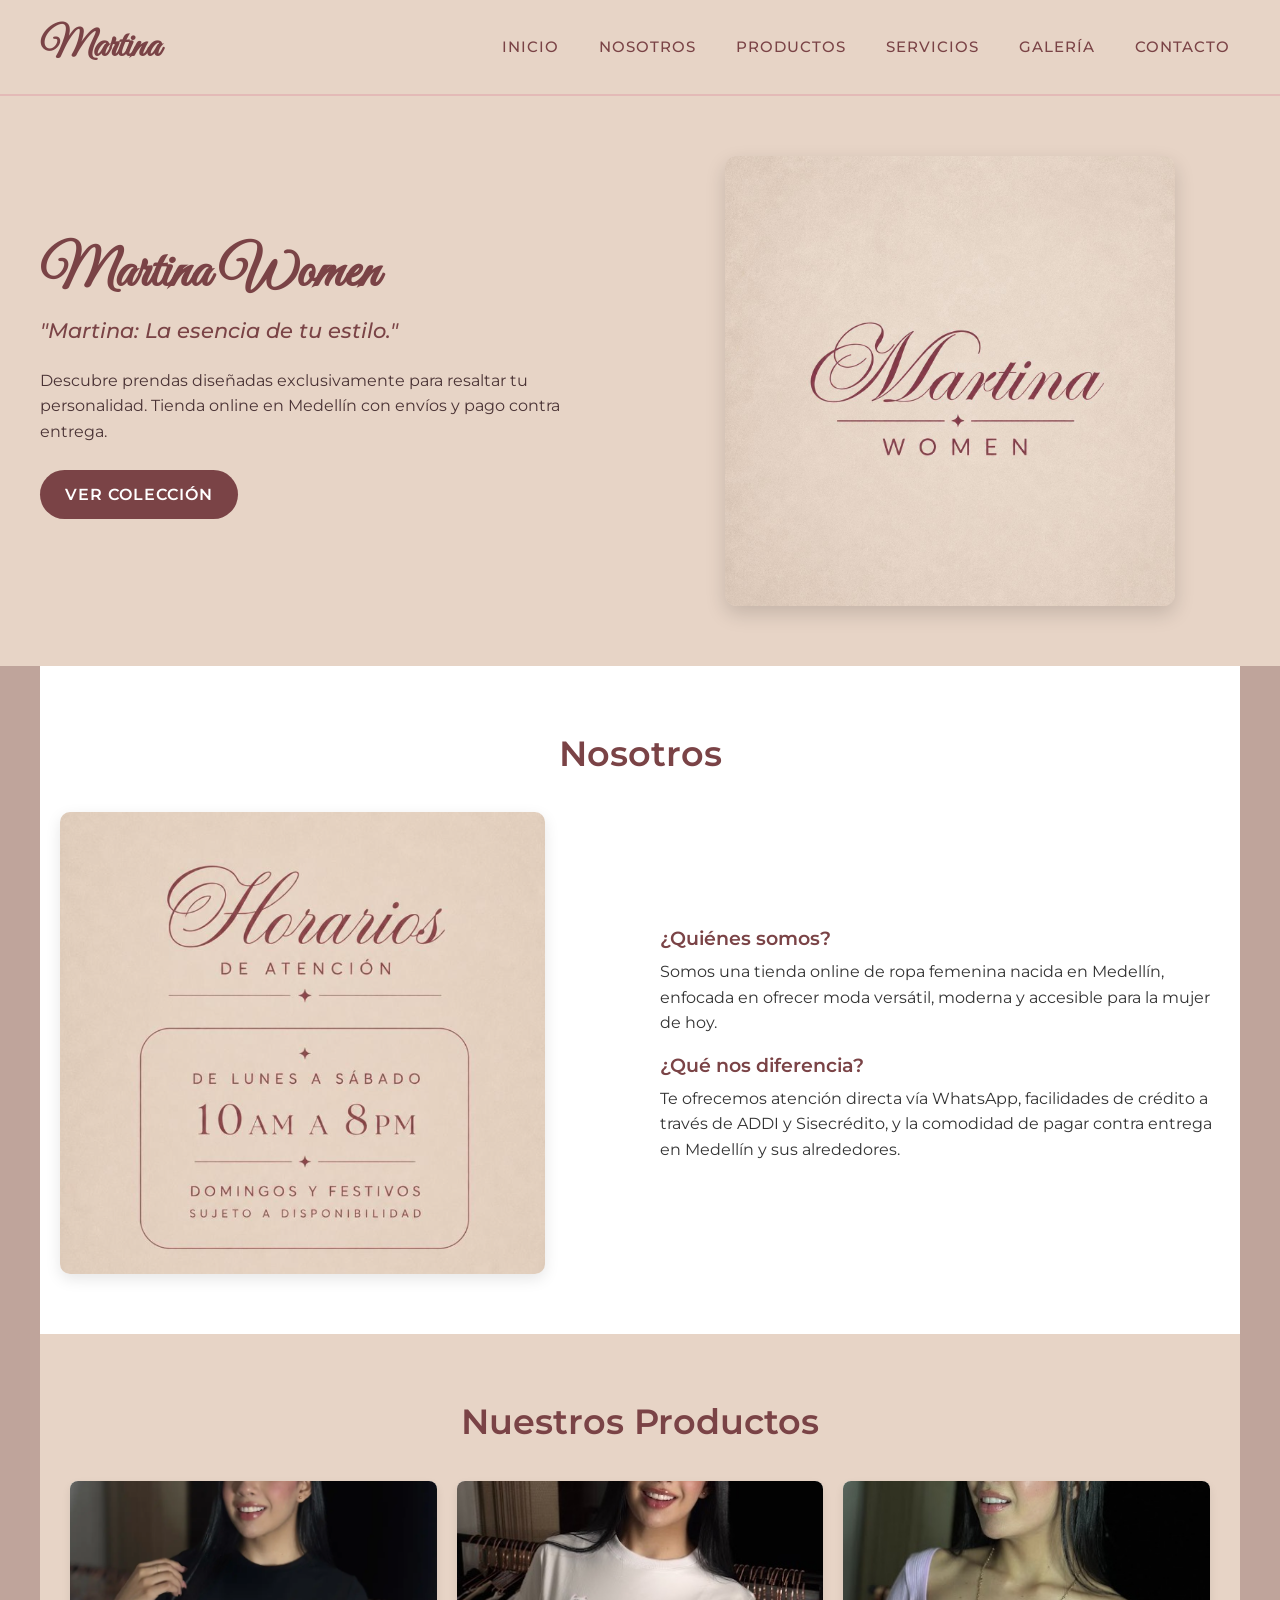
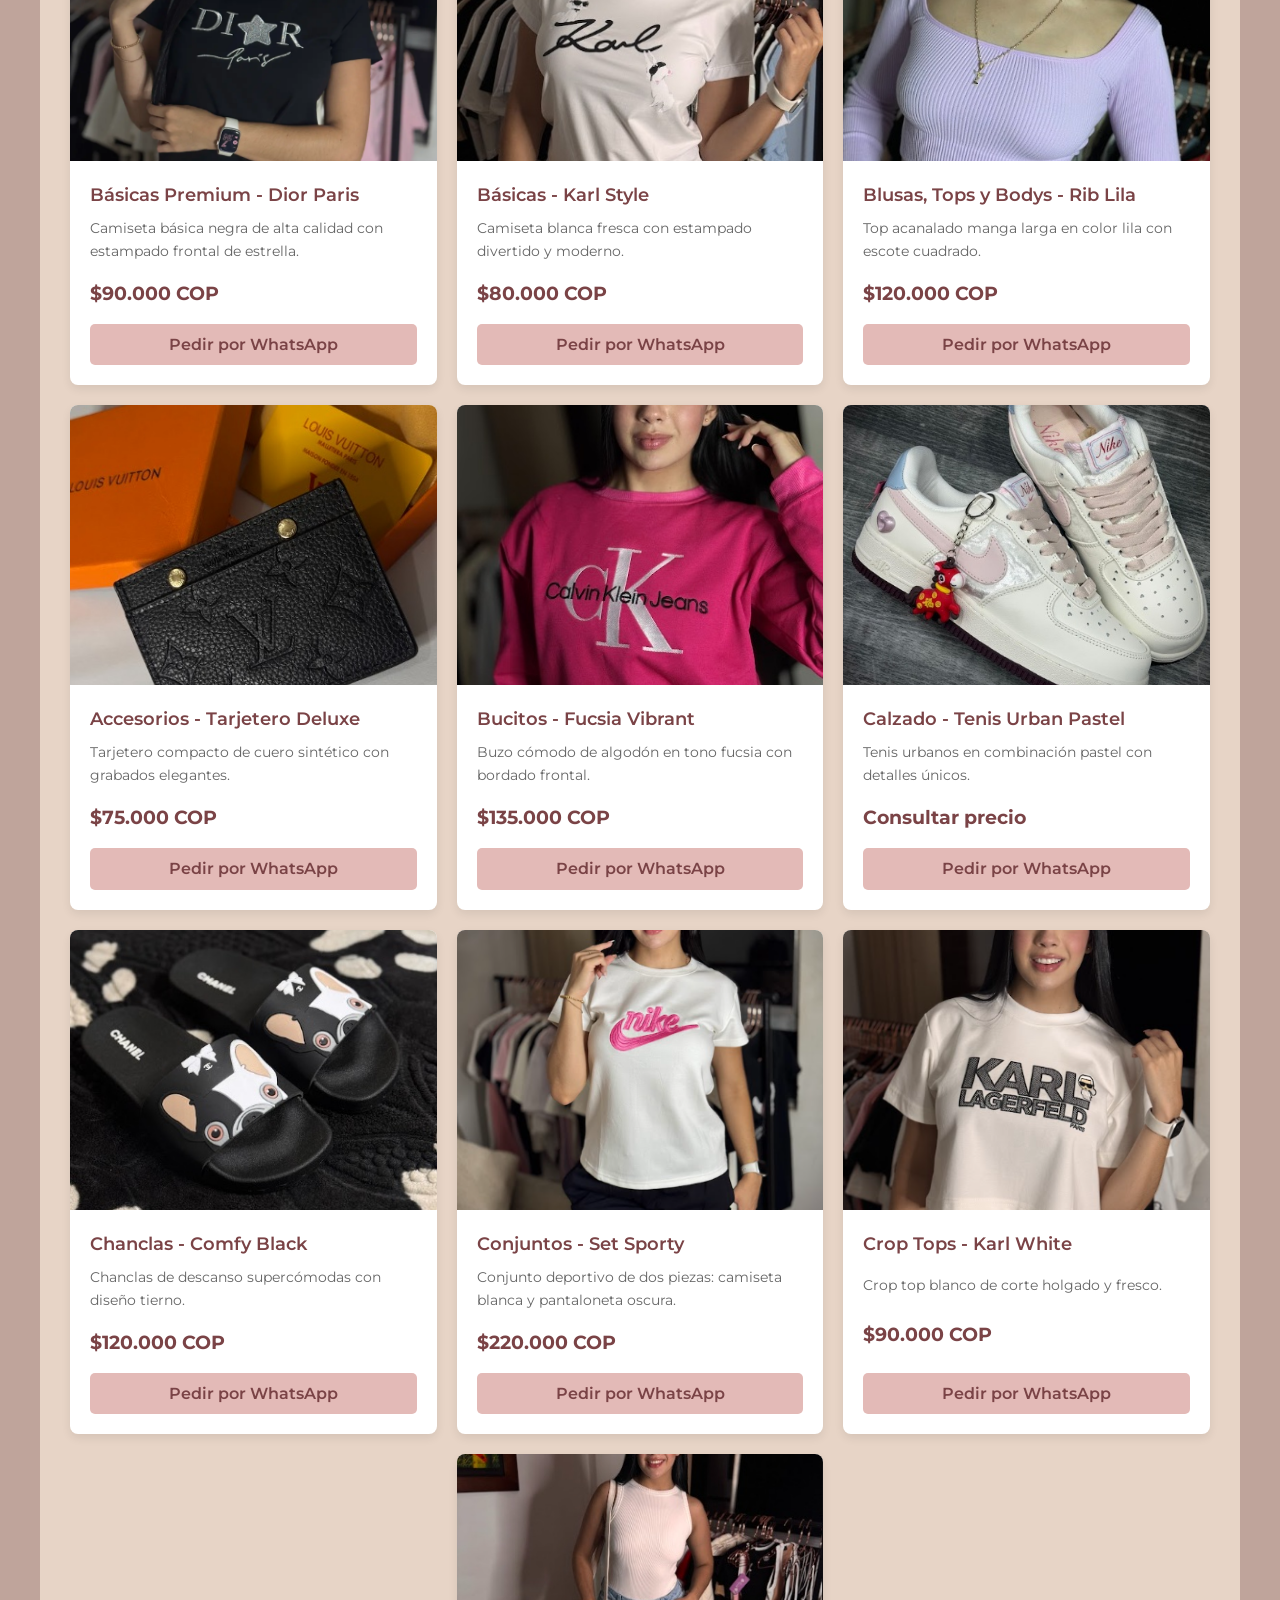
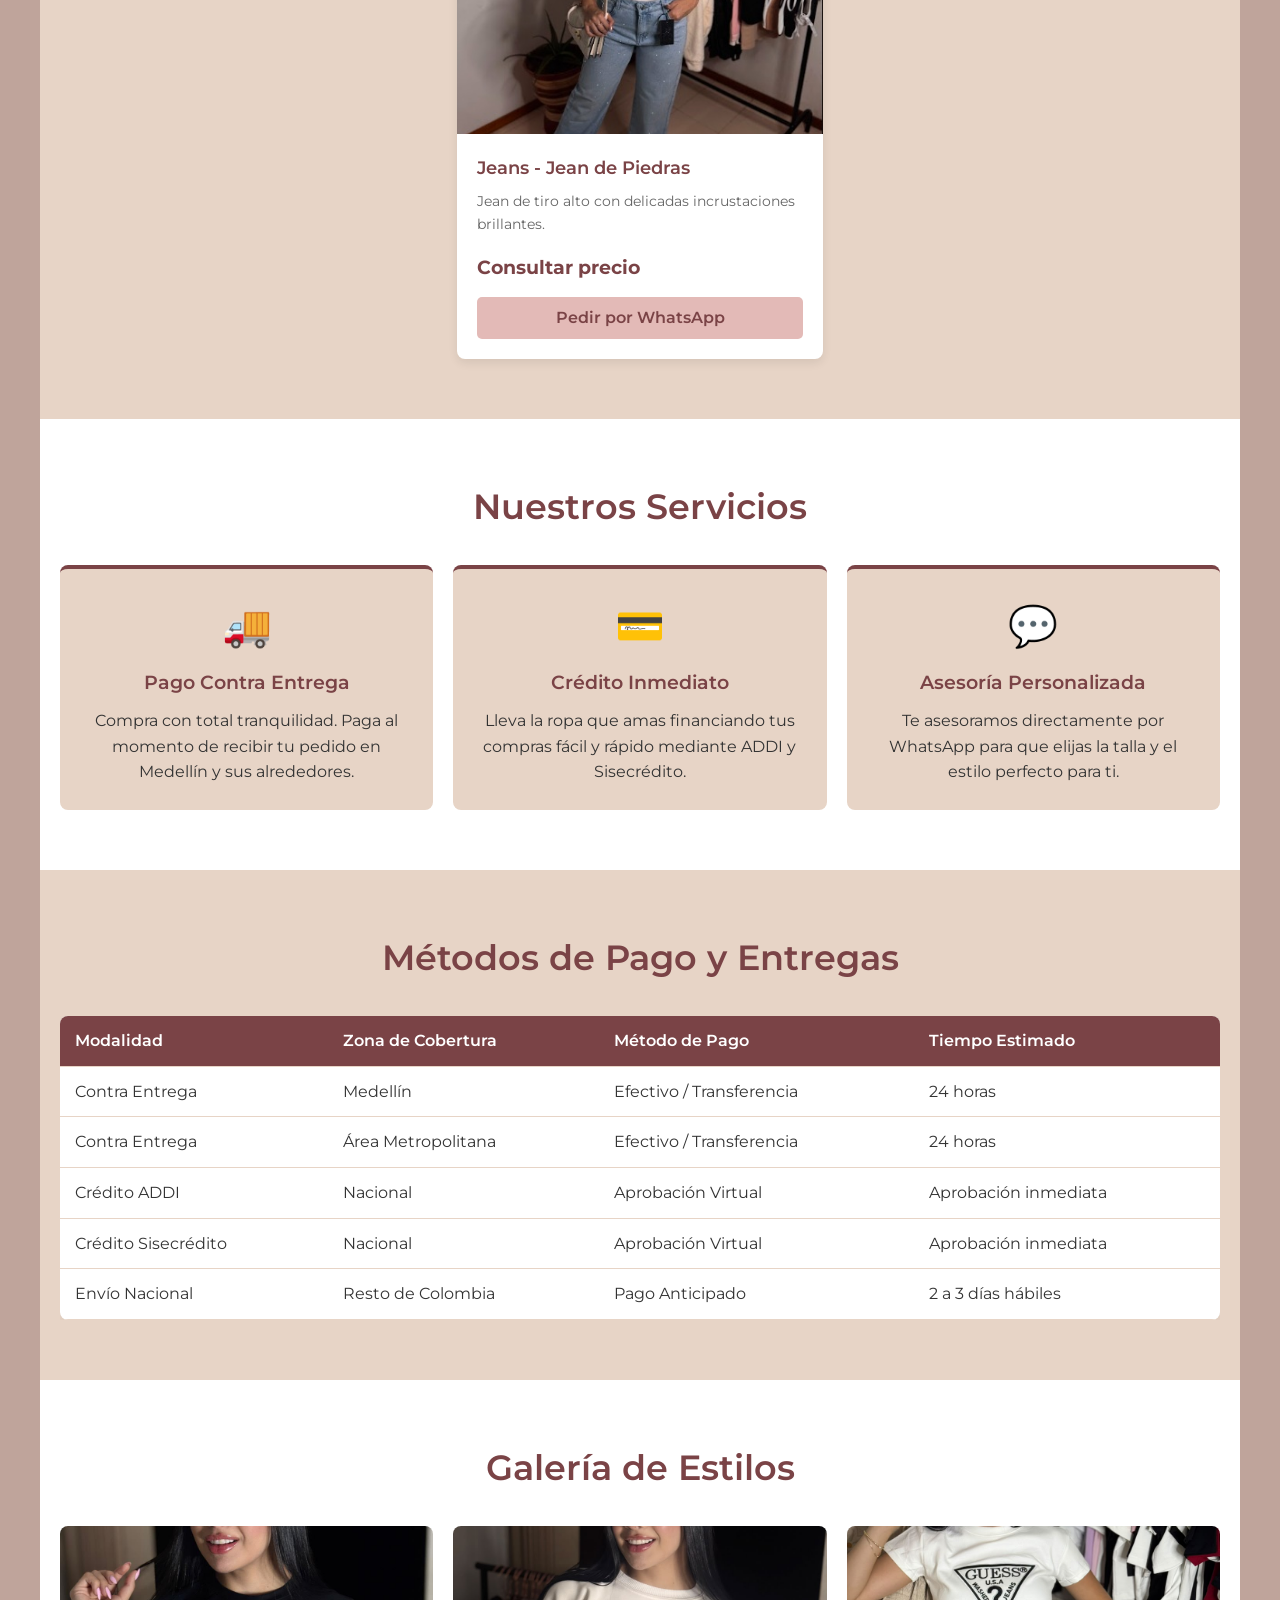
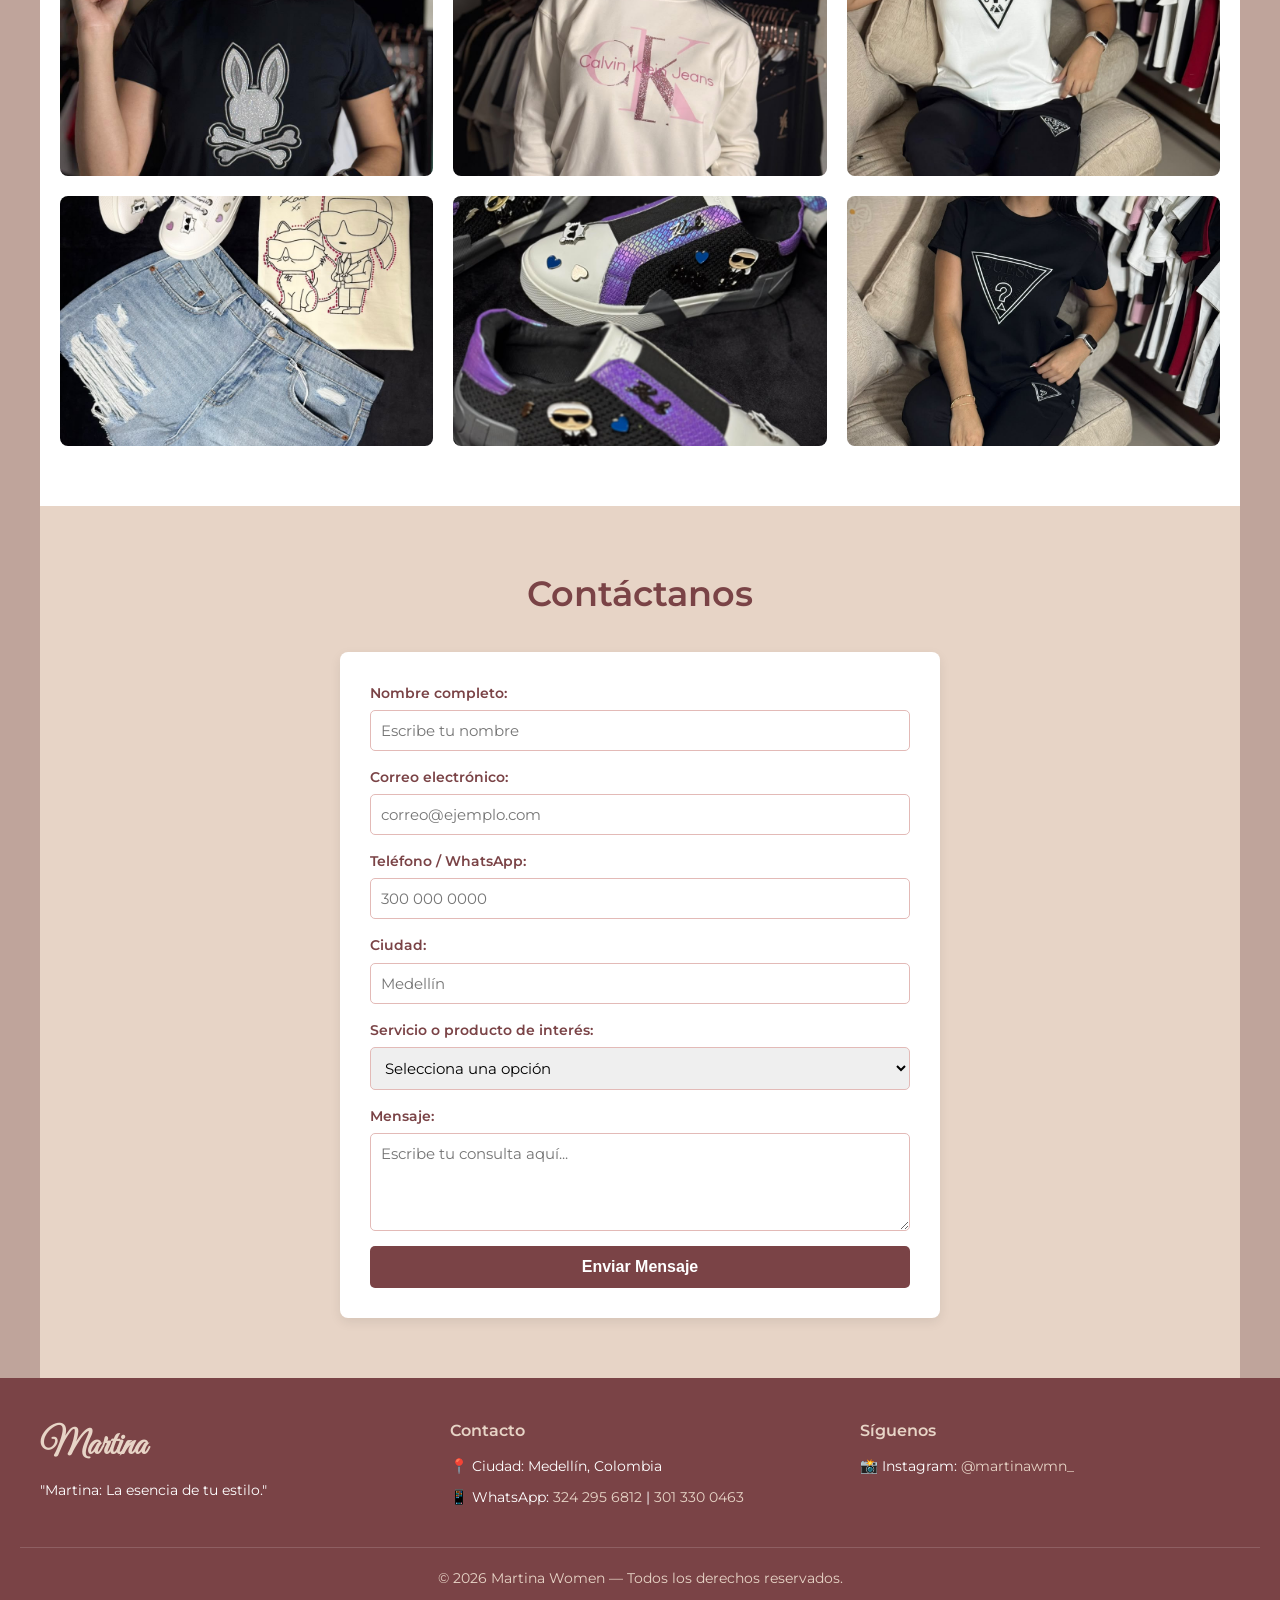
<file: js/index.html>
<!DOCTYPE html>
<html lang="es">
<head>
  <meta charset="UTF-8">
  <meta name="viewport" content="width=device-width, initial-scale=1.0">
  <title>Martina Women | La esencia de tu estilo</title>
  
  <!-- Tipografías de Google Fonts -->
  <link rel="preconnect" href="https://fonts.googleapis.com">
  <link rel="preconnect" href="https://fonts.gstatic.com" crossorigin>
  <link href="https://fonts.googleapis.com/css2?family=Great+Vibes&family=Montserrat:wght@300;400;500;600;700&display=swap" rel="stylesheet">
  
  <!-- Enlace al archivo CSS externo -->
  <link rel="stylesheet" href="/css/estilos.css">
</head>
<body>

  <!-- 1. HEADER / ENCABEZADO -->
  <header class="encabezado">
    <div class="logo-contenedor">
      <h1 class="logo-nombre">Martina</h1>
    </div>
    <nav class="menu">
      <ul>
        <li><a href="#inicio">Inicio</a></li>
        <li><a href="#nosotros">Nosotros</a></li>
        <li><a href="#productos">Productos</a></li>
        <li><a href="#servicios">Servicios</a></li>
        <li><a href="#galeria">Galería</a></li>
        <li><a href="#contacto">Contacto</a></li>
      </ul>
    </nav>
  </header>

  <main>
    <!-- 2. HERO -->
    <section id="inicio" class="hero">
      <div class="hero-contenedor">
        <div class="hero-columna-izquierda">
          <h2 class="hero-titulo">Martina Women</h2>
          <p class="hero-eslogan">"Martina: La esencia de tu estilo."</p>
          <p class="hero-texto">Descubre prendas diseñadas exclusivamente para resaltar tu personalidad. Tienda online en Medellín con envíos y pago contra entrega.</p>
          <a href="#productos" class="btn-accion">Ver Colección</a>
        </div>
        <div class="hero-columna-derecha">
          <img src="/img/martinalogo.jpeg" alt="Camiseta Dior Paris en tono oscuro de Martina Women" class="hero-imagen">
        </div>
      </div>
    </section>

    <!-- 3. SECCIÓN NOSOTROS -->
    <section id="nosotros" class="nosotros seccion-contenedor">
      <h2 class="titulo-seccion">Nosotros</h2>
      <div class="nosotros-contenedor">
        <div class="nosotros-imagen-col">
          <img src="/img/martinahorario.JPEG.png" alt="Camiseta Karl Lagerfeld en tono claro" class="nosotros-imagen">
        </div>
        <div class="nosotros-texto-col">
          <h3>¿Quiénes somos?</h3>
          <p>Somos una tienda online de ropa femenina nacida en Medellín, enfocada en ofrecer moda versátil, moderna y accesible para la mujer de hoy.</p>
          
          <h3>¿Qué nos diferencia?</h3>
          <p>Te ofrecemos atención directa vía WhatsApp, facilidades de crédito a través de ADDI y Sisecrédito, y la comodidad de pagar contra entrega en Medellín y sus alrededores.</p>
        </div>
      </div>
    </section>

    <!-- 4. PRODUCTOS -->
    <section id="productos" class="productos seccion-contenedor">
      <h2 class="titulo-seccion">Nuestros Productos</h2>
      <div class="productos-contenedor">
        
        <!-- Producto 1 -->
        <article class="producto-tarjeta">
          <img src="/img/f3a17114-b378-43c9-9c79-8c44696624ff.png" alt="Camiseta Dior Paris" class="producto-imagen">
          <div class="producto-info">
            <h3 class="producto-nombre">Básicas Premium - Dior Paris</h3>
            <p class="producto-descripcion">Camiseta básica negra de alta calidad con estampado frontal de estrella.</p>
            <p class="producto-precio">$90.000 COP</p>
            <a href="https://wa.me/573242956812" target="_blank" class="btn-producto">Pedir por WhatsApp</a>
          </div>
        </article>

        <!-- Producto 2 -->
        <article class="producto-tarjeta">
          <img src="/img/6d1f04fb-0654-44eb-8600-205eaa3e9c79.jpg" alt="Camiseta Karl" class="producto-imagen">
          <div class="producto-info">
            <h3 class="producto-nombre">Básicas - Karl Style</h3>
            <p class="producto-descripcion">Camiseta blanca fresca con estampado divertido y moderno.</p>
            <p class="producto-precio">$80.000 COP</p>
            <a href="https://wa.me/573242956812" target="_blank" class="btn-producto">Pedir por WhatsApp</a>
          </div>
        </article>

        <!-- Producto 3 -->
        <article class="producto-tarjeta">
          <img src="/img/3ccb021f-4236-48d8-865a-f5e1297357b1.jpg" alt="Top Lila Manga Larga" class="producto-imagen">
          <div class="producto-info">
            <h3 class="producto-nombre">Blusas, Tops y Bodys - Rib Lila</h3>
            <p class="producto-descripcion">Top acanalado manga larga en color lila con escote cuadrado.</p>
            <p class="producto-precio">$120.000 COP</p>
            <a href="https://wa.me/573242956812" target="_blank" class="btn-producto">Pedir por WhatsApp</a>
          </div>
        </article>

        <!-- Producto 4 -->
        <article class="producto-tarjeta">
          <img src="/img/c3fb5cc4-e28e-4def-8354-497d385a28d2.jpg" alt="Tarjetero de cuero" class="producto-imagen">
          <div class="producto-info">
            <h3 class="producto-nombre">Accesorios - Tarjetero Deluxe</h3>
            <p class="producto-descripcion">Tarjetero compacto de cuero sintético con grabados elegantes.</p>
            <p class="producto-precio">$75.000 COP</p>
            <a href="https://wa.me/573242956812" target="_blank" class="btn-producto">Pedir por WhatsApp</a>
          </div>
        </article>

        <!-- Producto 5 -->
        <article class="producto-tarjeta">
          <img src="/img/fc1668e2-7fc6-48ec-b3d3-e4e30e4d80c4.jpg" alt="Buzo Fucsia CK" class="producto-imagen">
          <div class="producto-info">
            <h3 class="producto-nombre">Bucitos - Fucsia Vibrant</h3>
            <p class="producto-descripcion">Buzo cómodo de algodón en tono fucsia con bordado frontal.</p>
            <p class="producto-precio">$135.000 COP</p>
            <a href="https://wa.me/573242956812" target="_blank" class="btn-producto">Pedir por WhatsApp</a>
          </div>
        </article>

        <!-- Producto 6 -->
        <article class="producto-tarjeta">
          <img src="/img/2307f2d0-45e5-4ce0-9a8f-36b21aeaec38.jpg" alt="Tenis Blancos y Rosados" class="producto-imagen">
          <div class="producto-info">
            <h3 class="producto-nombre">Calzado - Tenis Urban Pastel</h3>
            <p class="producto-descripcion">Tenis urbanos en combinación pastel con detalles únicos.</p>
            <p class="producto-precio">Consultar precio</p>
            <a href="https://wa.me/573242956812" target="_blank" class="btn-producto">Pedir por WhatsApp</a>
          </div>
        </article>

        <!-- Producto 7 -->
        <article class="producto-tarjeta">
          <img src="/img/f3eee730-59e7-41ca-a47b-38bca5650e74.jpg" alt="Chanclas Negras" class="producto-imagen">
          <div class="producto-info">
            <h3 class="producto-nombre">Chanclas - Comfy Black</h3>
            <p class="producto-descripcion">Chanclas de descanso supercómodas con diseño tierno.</p>
            <p class="producto-precio">$120.000 COP</p>
            <a href="https://wa.me/573242956812" target="_blank" class="btn-producto">Pedir por WhatsApp</a>
          </div>
        </article>

        <!-- Producto 8 -->
        <article class="producto-tarjeta">
          <img src="/img/36deca6f-20dd-40a2-8a92-3d2e05635058.png" alt="Conjunto Deportivo Nike" class="producto-imagen">
          <div class="producto-info">
            <h3 class="producto-nombre">Conjuntos - Set Sporty</h3>
            <p class="producto-descripcion">Conjunto deportivo de dos piezas: camiseta blanca y pantaloneta oscura.</p>
            <p class="producto-precio">$220.000 COP</p>
            <a href="https://wa.me/573242956812" target="_blank" class="btn-producto">Pedir por WhatsApp</a>
          </div>
        </article>

        <!-- Producto 9 -->
        <article class="producto-tarjeta">
          <img src="/img/a472b282-debc-4c0c-b5e1-be1961822acd.png" alt="Crop Top Karl" class="producto-imagen">
          <div class="producto-info">
            <h3 class="producto-nombre">Crop Tops - Karl White</h3>
            <p class="producto-descripcion">Crop top blanco de corte holgado y fresco.</p>
            <p class="producto-precio">$90.000 COP</p>
            <a href="https://wa.me/573242956812" target="_blank" class="btn-producto">Pedir por WhatsApp</a>
          </div>
        </article>

        <!-- Producto 10 -->
        <article class="producto-tarjeta">
          <img src="/img/ed76368f-615f-4600-803f-2df1c413c925.jpg" alt="Jean con piedras de Martina Women" class="producto-imagen">
          <div class="producto-info">
            <h3 class="producto-nombre">Jeans - Jean de Piedras</h3>
            <p class="producto-descripcion">Jean de tiro alto con delicadas incrustaciones brillantes.</p>
            <p class="producto-precio">Consultar precio</p>
            <a href="https://wa.me/573242956812" target="_blank" class="btn-producto">Pedir por WhatsApp</a>
          </div>
        </article>

      </div>
    </section>

    <!-- 5. BENEFICIOS Y SERVICIOS -->
    <section id="servicios" class="beneficios seccion-contenedor">
      <h2 class="titulo-seccion">Nuestros Servicios</h2>
      <div class="beneficios-contenedor">
        <div class="beneficio-tarjeta">
          <div class="beneficio-icono">🚚</div>
          <h3 class="beneficio-titulo">Pago Contra Entrega</h3>
          <p>Compra con total tranquilidad. Paga al momento de recibir tu pedido en Medellín y sus alrededores.</p>
        </div>

        <div class="beneficio-tarjeta">
          <div class="beneficio-icono">💳</div>
          <h3 class="beneficio-titulo">Crédito Inmediato</h3>
          <p>Lleva la ropa que amas financiando tus compras fácil y rápido mediante ADDI y Sisecrédito.</p>
        </div>

        <div class="beneficio-tarjeta">
          <div class="beneficio-icono">💬</div>
          <h3 class="beneficio-titulo">Asesoría Personalizada</h3>
          <p>Te asesoramos directamente por WhatsApp para que elijas la talla y el estilo perfecto para ti.</p>
        </div>
      </div>
    </section>

    <!-- 6. TABLA -->
    <section class="tabla-seccion seccion-contenedor">
      <h2 class="titulo-seccion">Métodos de Pago y Entregas</h2>
      <div class="tabla-contenedor">
        <table>
          <thead>
            <tr>
              <th>Modalidad</th>
              <th>Zona de Cobertura</th>
              <th>Método de Pago</th>
              <th>Tiempo Estimado</th>
            </tr>
          </thead>
          <tbody>
            <tr>
              <td>Contra Entrega</td>
              <td>Medellín</td>
              <td>Efectivo / Transferencia</td>
              <td>24 horas</td>
            </tr>
            <tr>
              <td>Contra Entrega</td>
              <td>Área Metropolitana</td>
              <td>Efectivo / Transferencia</td>
              <td>24 horas</td>
            </tr>
            <tr>
              <td>Crédito ADDI</td>
              <td>Nacional</td>
              <td>Aprobación Virtual</td>
              <td>Aprobación inmediata</td>
            </tr>
            <tr>
              <td>Crédito Sisecrédito</td>
              <td>Nacional</td>
              <td>Aprobación Virtual</td>
              <td>Aprobación inmediata</td>
            </tr>
            <tr>
              <td>Envío Nacional</td>
              <td>Resto de Colombia</td>
              <td>Pago Anticipado</td>
              <td>2 a 3 días hábiles</td>
            </tr>
          </tbody>
        </table>
      </div>
    </section>

    <!-- 7. GALERÍA -->
    <section id="galeria" class="galeria seccion-contenedor">
      <h2 class="titulo-seccion">Galería de Estilos</h2>
      <div class="galeria-contenedor">
        <div class="galeria-item"><img src="/img/martina1.jpeg" alt="Look informal con camiseta negra" class="galeria-imagen"></div>
        <div class="galeria-item"><img src="/img/martina2.jpeg" alt="Look casual camiseta blanca" class="galeria-imagen"></div>
        <div class="galeria-item"><img src="/img/martina3.jpeg" alt="Top lila para outfits modernos" class="galeria-imagen"></div>
        <div class="galeria-item"><img src="/img/martina4.jpeg" alt="Buzo fucsia juvenil" class="galeria-imagen"></div>
        <div class="galeria-item"><img src="/img/martina5.jpeg" alt="Set deportivo cómodo" class="galeria-imagen"></div>
        <div class="galeria-item"><img src="/img/martina6.jpeg" alt="Outfit completo con jean decorado" class="galeria-imagen"></div>
      </div>
    </section>

    <!-- 8. FORMULARIO DE CONTACTO -->
    <section id="contacto" class="contacto seccion-contenedor">
      <h2 class="titulo-seccion">Contáctanos</h2>
      <form class="form-contacto" action="#" method="post">
        
        <div class="grupo-campo">
          <label for="nombre">Nombre completo:</label>
          <input type="text" id="nombre" name="nombre" placeholder="Escribe tu nombre" required>
        </div>

        <div class="grupo-campo">
          <label for="correo">Correo electrónico:</label>
          <input type="email" id="correo" name="correo" placeholder="correo@ejemplo.com" required>
        </div>

        <div class="grupo-campo">
          <label for="telefono">Teléfono / WhatsApp:</label>
          <input type="tel" id="telefono" name="telefono" placeholder="300 000 0000" required>
        </div>

        <div class="grupo-campo">
          <label for="ciudad">Ciudad:</label>
          <input type="text" id="ciudad" name="ciudad" placeholder="Medellín" required>
        </div>

        <div class="grupo-campo">
          <label for="servicio">Servicio o producto de interés:</label>
          <select id="servicio" name="servicio" required>
            <option value="">Selecciona una opción</option>
            <option value="basicas">Básicas / Básicas Premium</option>
            <option value="tops">Blusas, tops y bodys</option>
            <option value="jeans">Jeans</option>
            <option value="calzado">Calzado y chanclas</option>
            <option value="credito">Consulta sobre crédito (ADDI / Sisecrédito)</option>
          </select>
        </div>

        <div class="grupo-campo">
          <label for="mensaje">Mensaje:</label>
          <textarea id="mensaje" name="mensaje" rows="4" placeholder="Escribe tu consulta aquí..." required></textarea>
        </div>

        <button type="submit" class="btn-enviar">Enviar Mensaje</button>
      </form>
    </section>
  </main>

  <!-- 9. FOOTER -->
  <footer class="pie-pagina">
    <div class="footer-contenedor">
      <div class="footer-columna">
        <h3 class="footer-logo">Martina</h3>
        <p>"Martina: La esencia de tu estilo."</p>
      </div>

      <div class="footer-columna">
        <h4>Contacto</h4>
        <p>📍 Ciudad: Medellín, Colombia</p>
        <p>📱 WhatsApp: <a href="https://wa.me/573242956812" target="_blank">324 295 6812</a> | <a href="https://wa.me/573013300463" target="_blank">301 330 0463</a></p>
        
      </div>

      <div class="footer-columna">
        <h4>Síguenos</h4>
        <p>📸 Instagram: <a href="https://www.instagram.com/martinawmn_/" target="_blank">@martinawmn_</a></p>
      </div>
    </div>

    <div class="footer-derechos">
      <p>&copy; 2026 Martina Women — Todos los derechos reservados.</p>
    </div>
  </footer>

</body>
</html>
</file>
<file: css/estilos.css>
/* ==========================================================================
   EVALUACIÓN SEGUNDO MOMENTO - ESTILOS CSS3
   Proyecto: Martina Women
   Técnica: Flexbox Puro (Sin CSS Grid, sin Frameworks)
   ========================================================================== */

/* --------------------------------------------------------------------------
   1. VARIABLES CSS (PALETA DE COLORES E IDENTIDAD VISUAL)
   -------------------------------------------------------------------------- */
:root {
  --color-principal: #E7D4C6;      /* Beige suave */
  --color-secundario: #7A4346;     /* Vinotinto elegante */
  --color-complementario: #E3BAB7; /* Rosa pálido */
  --color-fondo: #BFA49B;          /* Tono tierra base */
  --color-blanco: #ffffff;
  --color-texto: #333333;
  --fuente-titulo: 'Great Vibes', cursive;
  --fuente-texto: 'Montserrat', sans-serif;
}

/* --------------------------------------------------------------------------
   2. REGLAS GENERALES Y RESET BÁSICO
   -------------------------------------------------------------------------- */
* {
  margin: 0;
  padding: 0;
  box-sizing: border-box;
}

body {
  font-family: var(--fuente-texto);
  background-color: var(--color-fondo);
  color: var(--color-texto);
  line-height: 1.6;
}

h1, h2, h3, h4 {
  font-weight: 600;
}

img {
  max-width: 100%;
  height: auto;
  display: block;
}

a {
  text-decoration: none;
  color: inherit;
}

ul {
  list-style: none;
}

.seccion-contenedor {
  padding: 60px 20px;
  max-width: 1200px;
  margin: 0 auto;
}

.titulo-seccion {
  text-align: center;
  font-size: 2.2rem;
  color: var(--color-secundario);
  margin-bottom: 30px;
}

/* --------------------------------------------------------------------------
   3. HEADER Y NAVEGACIÓN (FLEXBOX)
   -------------------------------------------------------------------------- */
.encabezado {
  background-color: var(--color-principal);
  border-bottom: 2px solid var(--color-complementario);
  padding: 15px 40px;
  position: sticky;
  top: 0;
  z-index: 100;
  display: flex;
  justify-content: space-between;
  align-items: center;
}

.logo-nombre {
  font-family: var(--fuente-titulo);
  font-size: 2.5rem;
  color: var(--color-secundario);
  margin: 0;
}

.menu ul {
  display: flex;
  gap: 20px;
}

.menu a {
  font-size: 0.95rem;
  font-weight: 500;
  color: var(--color-secundario);
  text-transform: uppercase;
  letter-spacing: 1px;
  padding: 5px 10px;
  border-radius: 4px;
  transition: background-color 0.3s, color 0.3s;
}

.menu a:hover {
  background-color: var(--color-secundario);
  color: var(--color-blanco);
}

/* --------------------------------------------------------------------------
   4. HERO (FLEXBOX)
   -------------------------------------------------------------------------- */
.hero {
  background-color: var(--color-principal);
  padding: 60px 20px;
}

.hero-contenedor {
  max-width: 1200px;
  margin: 0 auto;
  display: flex;
  align-items: center;
  justify-content: space-between;
  gap: 40px;
}

.hero-columna-izquierda {
  flex: 1;
}

.hero-columna-derecha {
  flex: 1;
  display: flex;
  justify-content: center;
}

.hero-titulo {
  font-family: var(--fuente-titulo);
  font-size: 3.5rem;
  color: var(--color-secundario);
  line-height: 1.1;
  margin-bottom: 10px;
}

.hero-eslogan {
  font-size: 1.3rem;
  font-style: italic;
  color: var(--color-secundario);
  margin-bottom: 20px;
  font-weight: 500;
}

.hero-texto {
  font-size: 1rem;
  margin-bottom: 25px;
  color: #4a3335;
}

.btn-accion {
  display: inline-block;
  background-color: var(--color-secundario);
  color: var(--color-blanco);
  padding: 12px 25px;
  border-radius: 25px;
  font-weight: 600;
  text-transform: uppercase;
  letter-spacing: 1px;
  transition: background-color 0.3s, transform 0.2s;
}

.btn-accion:hover {
  background-color: #592e31;
  transform: translateY(-2px);
}

.hero-imagen {
  border-radius: 12px;
  box-shadow: 0 8px 20px rgba(0, 0, 0, 0.15);
  max-height: 450px;
  object-fit: cover;
}

/* --------------------------------------------------------------------------
   5. SECCIÓN NOSOTROS (FLEXBOX)
   -------------------------------------------------------------------------- */
.nosotros {
  background-color: var(--color-blanco);
}

.nosotros-contenedor {
  display: flex;
  align-items: center;
  gap: 40px;
}

.nosotros-imagen-col, 
.nosotros-texto-col {
  flex: 1;
}

.nosotros-imagen {
  border-radius: 10px;
  box-shadow: 0 5px 15px rgba(0, 0, 0, 0.1);
}

.nosotros-texto-col h3 {
  color: var(--color-secundario);
  margin-top: 15px;
  margin-bottom: 5px;
}

.nosotros-texto-col p {
  margin-bottom: 15px;
}

/* --------------------------------------------------------------------------
   6. SECCIÓN PRODUCTOS (TARJETAS FLEXBOX WRAP)
   -------------------------------------------------------------------------- */
.productos {
  background-color: var(--color-principal);
}

.productos-contenedor {
  display: flex;
  flex-wrap: wrap;
  gap: 20px;
  justify-content: center;
}

.producto-tarjeta {
  background-color: var(--color-blanco);
  border-radius: 8px;
  overflow: hidden;
  width: calc(33.333% - 20px);
  min-width: 260px;
  display: flex;
  flex-direction: column;
  justify-content: space-between;
  box-shadow: 0 4px 10px rgba(0,0,0,0.08);
  transition: transform 0.3s, box-shadow 0.3s;
}

.producto-tarjeta:hover {
  transform: translateY(-5px);
  box-shadow: 0 8px 20px rgba(0,0,0,0.15);
}

.producto-imagen {
  width: 100%;
  height: 280px;
  object-fit: cover;
}

.producto-info {
  padding: 20px;
  display: flex;
  flex-direction: column;
  flex-grow: 1;
  justify-content: space-between;
}

.producto-nombre {
  font-size: 1.1rem;
  color: var(--color-secundario);
  margin-bottom: 8px;
}

.producto-descripcion {
  font-size: 0.9rem;
  color: #666;
  margin-bottom: 15px;
}

.producto-precio {
  font-size: 1.2rem;
  font-weight: 700;
  color: var(--color-secundario);
  margin-bottom: 15px;
}

.btn-producto {
  text-align: center;
  background-color: var(--color-complementario);
  color: var(--color-secundario);
  padding: 8px 15px;
  border-radius: 5px;
  font-weight: 600;
  transition: background-color 0.3s, color 0.3s;
}

.btn-producto:hover {
  background-color: var(--color-secundario);
  color: var(--color-blanco);
}

/* --------------------------------------------------------------------------
   7. BENEFICIOS Y SERVICIOS (FLEXBOX)
   -------------------------------------------------------------------------- */
.beneficios {
  background-color: var(--color-blanco);
}

.beneficios-contenedor {
  display: flex;
  gap: 20px;
  justify-content: space-between;
}

.beneficio-tarjeta {
  flex: 1;
  background-color: var(--color-principal);
  padding: 25px;
  border-radius: 8px;
  text-align: center;
  border-top: 4px solid var(--color-secundario);
}

.beneficio-icono {
  font-size: 2.5rem;
  margin-bottom: 10px;
}

.beneficio-titulo {
  color: var(--color-secundario);
  margin-bottom: 10px;
}

/* --------------------------------------------------------------------------
   8. TABLA DE MÉTODOS DE PAGO Y ENTREGAS
   -------------------------------------------------------------------------- */
.tabla-seccion {
  background-color: var(--color-principal);
}

.tabla-contenedor {
  overflow-x: auto;
}

table {
  width: 100%;
  border-collapse: collapse;
  background-color: var(--color-blanco);
  border-radius: 8px;
  overflow: hidden;
  box-shadow: 0 4px 10px rgba(0,0,0,0.05);
}

th, td {
  padding: 12px 15px;
  text-align: left;
  border-bottom: 1px solid var(--color-principal);
}

th {
  background-color: var(--color-secundario);
  color: var(--color-blanco);
  font-weight: 600;
}

tr:hover {
  background-color: #f9f5f3;
}

/* --------------------------------------------------------------------------
   9. GALERÍA (FLEXBOX WRAP)
   -------------------------------------------------------------------------- */
.galeria {
  background-color: var(--color-blanco);
}

.galeria-contenedor {
  display: flex;
  flex-wrap: wrap;
  gap: 20px;
}

.galeria-item {
  flex: 1 1 calc(33.333% - 20px);
  min-width: 250px;
  overflow: hidden;
  border-radius: 8px;
}

.galeria-imagen {
  width: 100%;
  height: 250px;
  object-fit: cover;
  transition: transform 0.4s;
}

.galeria-item:hover .galeria-imagen {
  transform: scale(1.05);
}

/* --------------------------------------------------------------------------
   10. FORMULARIO DE CONTACTO (FLEXBOX)
   -------------------------------------------------------------------------- */
.contacto {
  background-color: var(--color-principal);
}

.form-contacto {
  max-width: 600px;
  margin: 0 auto;
  background-color: var(--color-blanco);
  padding: 30px;
  border-radius: 8px;
  box-shadow: 0 4px 12px rgba(0,0,0,0.08);
  display: flex;
  flex-direction: column;
  gap: 15px;
}

.grupo-campo {
  display: flex;
  flex-direction: column;
  gap: 5px;
}

.grupo-campo label {
  font-weight: 600;
  font-size: 0.9rem;
  color: var(--color-secundario);
}

.grupo-campo input,
.grupo-campo select,
.grupo-campo textarea {
  padding: 10px;
  border: 1px solid var(--color-complementario);
  border-radius: 5px;
  font-family: var(--fuente-texto);
  font-size: 0.95rem;
}

.grupo-campo input:focus,
.grupo-campo select:focus,
.grupo-campo textarea:focus {
  outline: none;
  border-color: var(--color-secundario);
}

.btn-enviar {
  background-color: var(--color-secundario);
  color: var(--color-blanco);
  border: none;
  padding: 12px;
  border-radius: 5px;
  font-size: 1rem;
  font-weight: 600;
  cursor: pointer;
  transition: background-color 0.3s;
}

.btn-enviar:hover {
  background-color: #592e31;
}

/* --------------------------------------------------------------------------
   11. FOOTER (FLEXBOX)
   -------------------------------------------------------------------------- */
.pie-pagina {
  background-color: var(--color-secundario);
  color: var(--color-blanco);
  padding: 40px 20px 20px;
}

.footer-contenedor {
  max-width: 1200px;
  margin: 0 auto;
  display: flex;
  flex-wrap: wrap;
  gap: 30px;
  justify-content: space-between;
  margin-bottom: 30px;
}

.footer-columna {
  flex: 1;
  min-width: 220px;
}

.footer-logo {
  font-family: var(--fuente-titulo);
  font-size: 2.2rem;
  color: var(--color-principal);
  margin-bottom: 5px;
}

.footer-columna h4 {
  color: var(--color-principal);
  margin-bottom: 12px;
}

.footer-columna p {
  font-size: 0.9rem;
  margin-bottom: 8px;
}

.footer-columna a {
  color: var(--color-principal);
  transition: text-decoration 0.2s;
}

.footer-columna a:hover {
  text-decoration: underline;
}

.footer-derechos {
  text-align: center;
  border-top: 1px solid rgba(255, 255, 255, 0.15);
  padding-top: 20px;
  font-size: 0.85rem;
  color: var(--color-principal);
}

/* --------------------------------------------------------------------------
   12. DISEÑO RESPONSIVE (@media max-width: 768px)
   -------------------------------------------------------------------------- */
@media (max-width: 768px) {
  .encabezado {
    flex-direction: column;
    gap: 15px;
  }

  .menu ul {
    flex-wrap: wrap;
    justify-content: center;
  }

  .hero-contenedor {
    flex-direction: column;
    text-align: center;
  }

  .nosotros-contenedor {
    flex-direction: column;
  }

  .producto-tarjeta {
    width: 100%;
  }

  .beneficios-contenedor {
    flex-direction: column;
  }

  .galeria-item {
    flex: 1 1 100%;
  }

  .footer-contenedor {
    flex-direction: column;
  }
}
</file>
